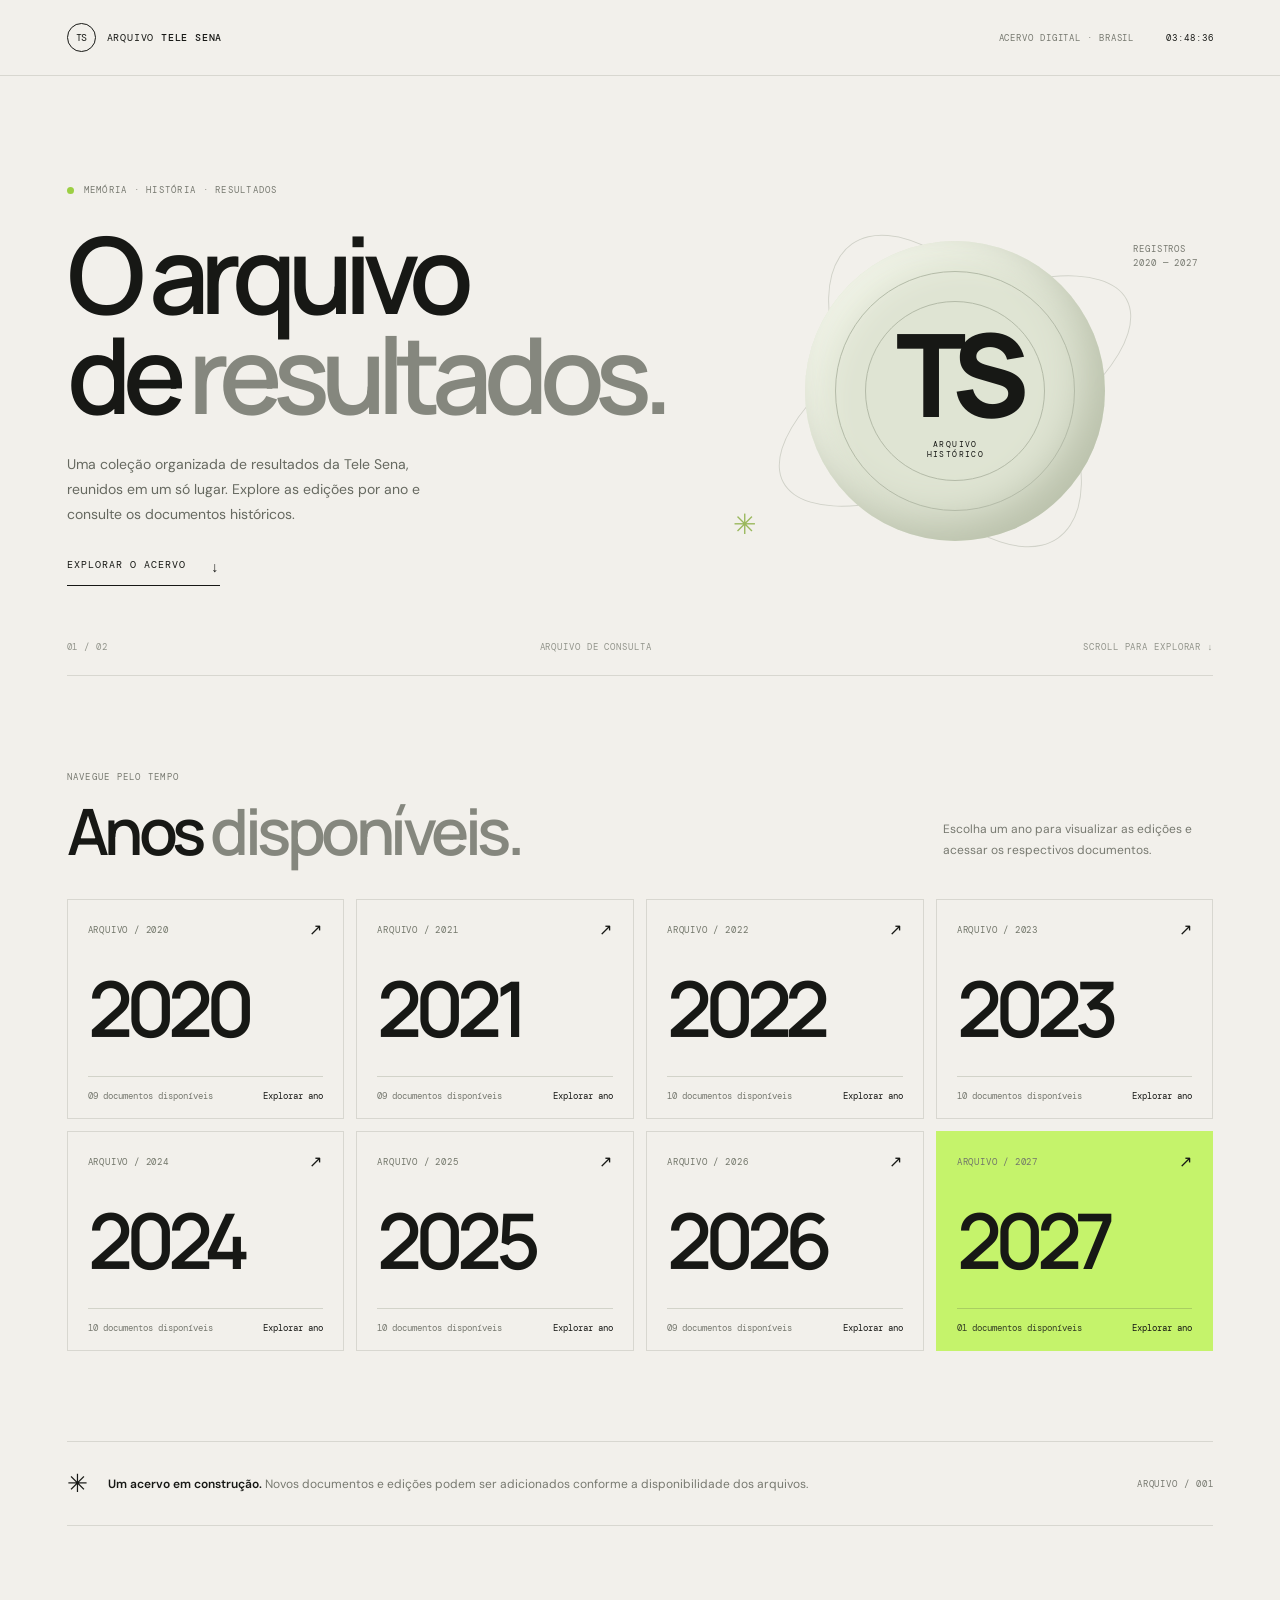
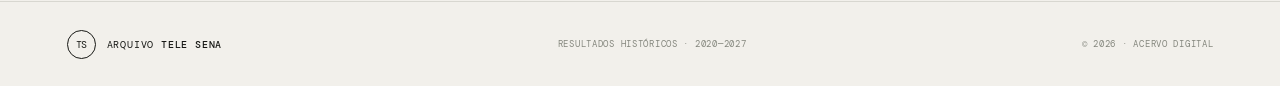
<file: index.html>
<!DOCTYPE html>
<html lang="pt-BR"><head><meta charset="UTF-8"><meta name="viewport" content="width=device-width, initial-scale=1.0"><meta name="theme-color" content="#f2f0eb"><meta name="description" content="Arquivo digital de resultados históricos da Tele Sena, de 2020 a 2027."><title>Arquivo Tele Sena — Resultados históricos</title><link rel="preconnect" href="https://fonts.googleapis.com"><link rel="preconnect" href="https://fonts.gstatic.com" crossorigin><link href="https://fonts.googleapis.com/css2?family=DM+Mono:wght@400;500&family=DM+Sans:wght@400;500;600;700&family=Manrope:wght@400;500;600;700;800&display=swap" rel="stylesheet"><link rel="stylesheet" href="styles.css"><script src="app.js" defer></script></head>
<body data-page="home"><div class="topline"><a class="brand" href="index.html"><span class="brand-mark">TS</span><span>ARQUIVO <b>TELE SENA</b></span></a><div class="top-meta"><span>ACERVO DIGITAL · BRASIL</span><span class="live-clock" data-clock>--:--:--</span></div><button class="menu-button" aria-label="Abrir menu" aria-expanded="false"><span></span><span></span></button></div>
<main class="page-shell home-shell"><section class="hero"><div class="hero-copy"><p class="eyebrow"><span class="eyebrow-dot"></span> MEMÓRIA · HISTÓRIA · RESULTADOS</p><h1>O arquivo<br>de <em>resultados.</em></h1><p class="hero-description">Uma coleção organizada de resultados da Tele Sena, reunidos em um só lugar. Explore as edições por ano e consulte os documentos históricos.</p><a class="text-link" href="#anos">EXPLORAR O ACERVO <span>↓</span></a></div><div class="hero-art" aria-hidden="true"><div class="orbit orbit-one"></div><div class="orbit orbit-two"></div><div class="hero-disc"><span>TS</span><small>ARQUIVO<br>HISTÓRICO</small></div><span class="art-caption">REGISTROS<br>2020 — 2027</span><span class="art-cross">✳</span></div><div class="hero-index"><span>01 / 02</span><span>ARQUIVO DE CONSULTA</span><span>SCROLL PARA EXPLORAR ↓</span></div></section>
<section class="archive-section" id="anos"><div class="section-heading"><div><p class="eyebrow">NAVEGUE PELO TEMPO</p><h2>Anos <em>disponíveis.</em></h2></div><p>Escolha um ano para visualizar as edições e acessar os respectivos documentos.</p></div><div class="year-grid"><a class="year-card " href="2020.html">
      <span class="year-card-top"><span>ARQUIVO / 2020</span><span class="year-arrow">↗</span></span>
      <span class="year-number">2020</span><span class="year-card-bottom"><span>09 documentos disponíveis</span><span class="year-link">Explorar ano</span></span>
    </a><a class="year-card " href="2021.html">
      <span class="year-card-top"><span>ARQUIVO / 2021</span><span class="year-arrow">↗</span></span>
      <span class="year-number">2021</span><span class="year-card-bottom"><span>09 documentos disponíveis</span><span class="year-link">Explorar ano</span></span>
    </a><a class="year-card " href="2022.html">
      <span class="year-card-top"><span>ARQUIVO / 2022</span><span class="year-arrow">↗</span></span>
      <span class="year-number">2022</span><span class="year-card-bottom"><span>10 documentos disponíveis</span><span class="year-link">Explorar ano</span></span>
    </a><a class="year-card " href="2023.html">
      <span class="year-card-top"><span>ARQUIVO / 2023</span><span class="year-arrow">↗</span></span>
      <span class="year-number">2023</span><span class="year-card-bottom"><span>10 documentos disponíveis</span><span class="year-link">Explorar ano</span></span>
    </a><a class="year-card " href="2024.html">
      <span class="year-card-top"><span>ARQUIVO / 2024</span><span class="year-arrow">↗</span></span>
      <span class="year-number">2024</span><span class="year-card-bottom"><span>10 documentos disponíveis</span><span class="year-link">Explorar ano</span></span>
    </a><a class="year-card " href="2025.html">
      <span class="year-card-top"><span>ARQUIVO / 2025</span><span class="year-arrow">↗</span></span>
      <span class="year-number">2025</span><span class="year-card-bottom"><span>10 documentos disponíveis</span><span class="year-link">Explorar ano</span></span>
    </a><a class="year-card " href="2026.html">
      <span class="year-card-top"><span>ARQUIVO / 2026</span><span class="year-arrow">↗</span></span>
      <span class="year-number">2026</span><span class="year-card-bottom"><span>09 documentos disponíveis</span><span class="year-link">Explorar ano</span></span>
    </a><a class="year-card featured" href="2027.html">
      <span class="year-card-top"><span>ARQUIVO / 2027</span><span class="year-arrow">↗</span></span>
      <span class="year-number">2027</span><span class="year-card-bottom"><span>01 documentos disponíveis</span><span class="year-link">Explorar ano</span></span>
    </a></div></section>
<section class="note-strip"><span class="note-mark">✳</span><p><b>Um acervo em construção.</b> Novos documentos e edições podem ser adicionados conforme a disponibilidade dos arquivos.</p><span class="note-index">ARQUIVO / 001</span></section></main>
<footer class="site-footer"><a class="brand" href="index.html"><span class="brand-mark">TS</span><span>ARQUIVO <b>TELE SENA</b></span></a><span>RESULTADOS HISTÓRICOS · 2020—2027</span><span>© 2026 · ACERVO DIGITAL</span></footer></body></html>
</file>
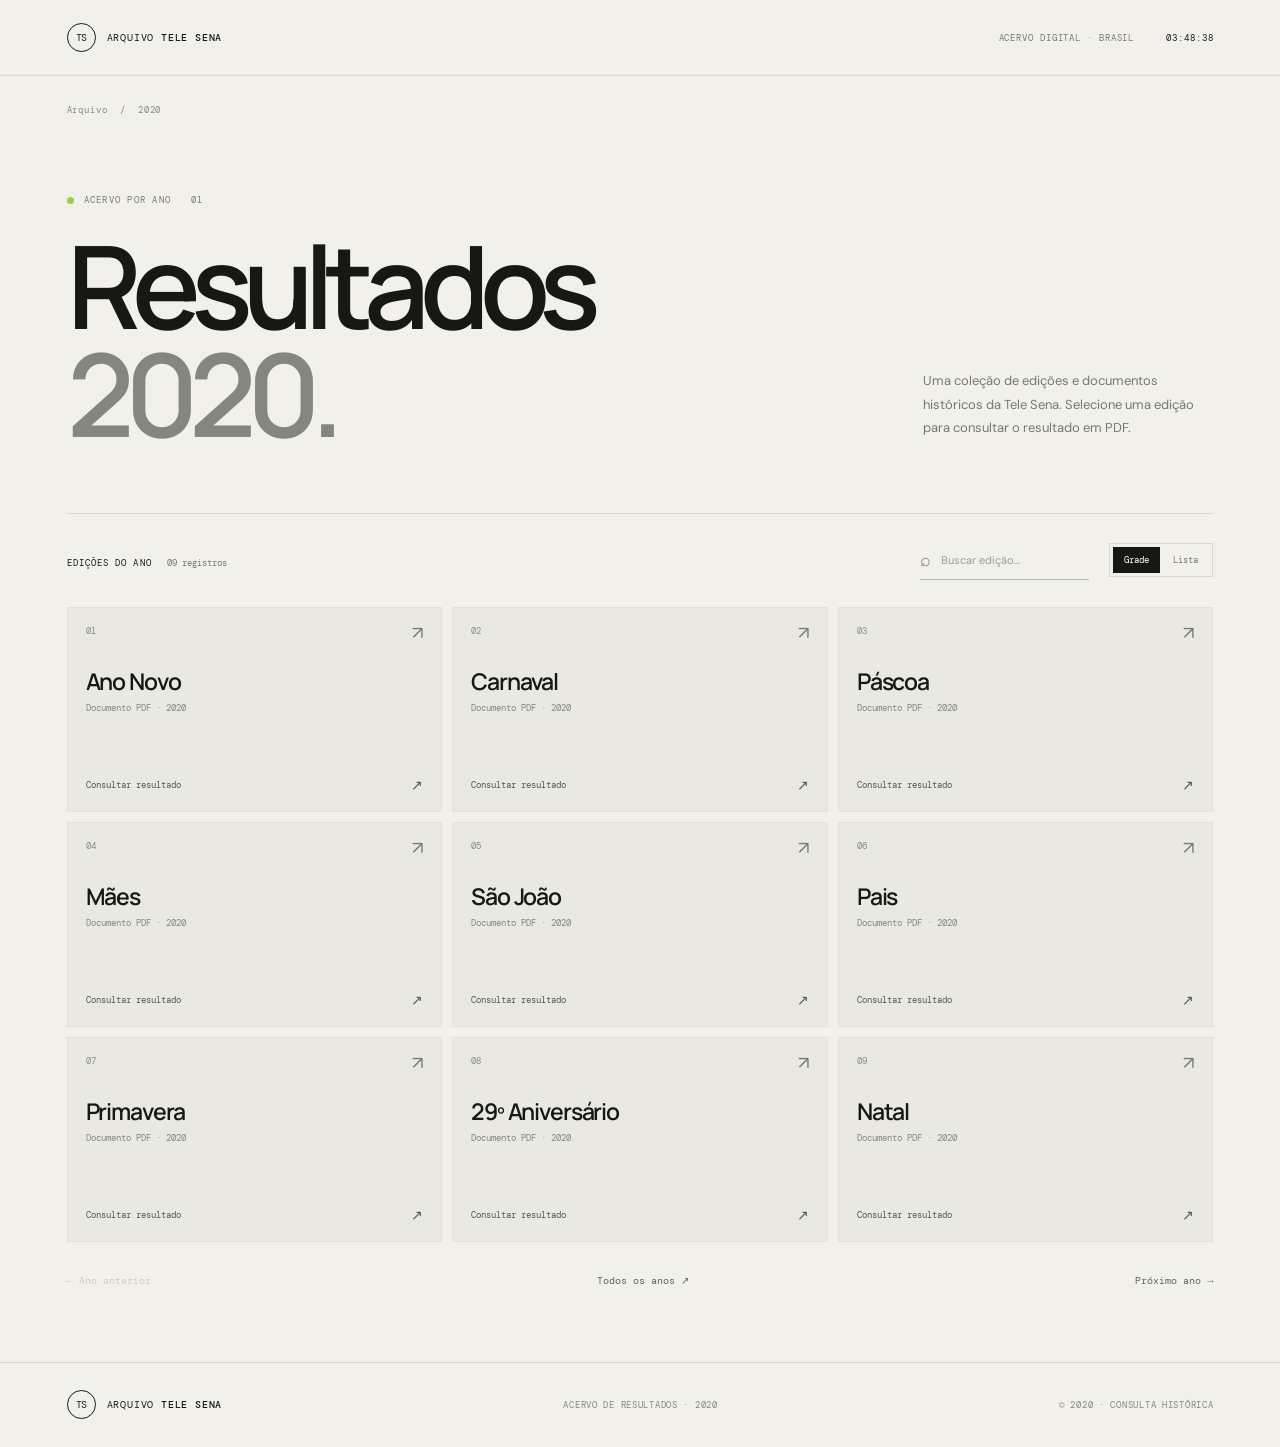
<file: 2020.html>
<!DOCTYPE html>
<html lang="pt-BR">
<head>
  <meta charset="UTF-8"><meta name="viewport" content="width=device-width, initial-scale=1.0">
  <meta name="theme-color" content="#f2f0eb"><meta name="description" content="Consulte os resultados históricos da Tele Sena de 2020 por edição.">
  <title>Resultados 2020 — Arquivo Tele Sena</title><link rel="preconnect" href="https://fonts.googleapis.com"><link rel="preconnect" href="https://fonts.gstatic.com" crossorigin>
  <link href="https://fonts.googleapis.com/css2?family=DM+Mono:wght@400;500&family=DM+Sans:wght@400;500;600;700&family=Manrope:wght@400;500;600;700;800&display=swap" rel="stylesheet">
  <link rel="stylesheet" href="styles.css"><script src="app.js" defer></script>
</head>
<body data-page="year">
  <div class="topline"><a class="brand" href="index.html"><span class="brand-mark">TS</span><span>ARQUIVO <b>TELE SENA</b></span></a><div class="top-meta"><span>ACERVO DIGITAL · BRASIL</span><span class="live-clock" data-clock>--:--:--</span></div><button class="menu-button" aria-label="Abrir menu" aria-expanded="false"><span></span><span></span></button></div>
  <main class="page-shell">
    <div class="breadcrumbs"><a href="index.html">Arquivo</a><span>/</span><span>2020</span></div>
    <section class="page-heading"><div><p class="eyebrow"><span class="eyebrow-dot"></span> ACERVO POR ANO <span class="eyebrow-line"></span> 01</p><h1>Resultados<br><em>2020.</em></h1></div><p class="intro">Uma coleção de edições e documentos históricos da Tele Sena. Selecione uma edição para consultar o resultado em PDF.</p></section>
    <div class="section-bar"><div><span class="section-kicker">EDIÇÕES DO ANO</span><span class="result-count">09 registros</span></div><div class="toolbar"><label class="search-box"><span>⌕</span><input type="search" placeholder="Buscar edição..." aria-label="Buscar edição"></label><div class="view-switch" role="group" aria-label="Modo de visualização"><button class="view-btn active" data-view="grid" aria-pressed="true">Grade</button><button class="view-btn" data-view="list" aria-pressed="false">Lista</button></div></div></div>
    <section class="work-grid" data-work-grid aria-label="Edições de 2020"><a class="work-card" href="2020/ano-novo.pdf" target="_blank" rel="noopener" data-name="ano novo">
                <span class="card-index">01</span><span class="card-symbol" aria-hidden="true">↗</span>
                <span class="card-title">Ano Novo</span><span class="card-meta">Documento PDF · 2020</span>
                <span class="card-action">Consultar resultado <span>↗</span></span>
            </a><a class="work-card" href="2020/carnaval.pdf" target="_blank" rel="noopener" data-name="carnaval">
                <span class="card-index">02</span><span class="card-symbol" aria-hidden="true">↗</span>
                <span class="card-title">Carnaval</span><span class="card-meta">Documento PDF · 2020</span>
                <span class="card-action">Consultar resultado <span>↗</span></span>
            </a><a class="work-card" href="2020/pascoa.pdf" target="_blank" rel="noopener" data-name="páscoa">
                <span class="card-index">03</span><span class="card-symbol" aria-hidden="true">↗</span>
                <span class="card-title">Páscoa</span><span class="card-meta">Documento PDF · 2020</span>
                <span class="card-action">Consultar resultado <span>↗</span></span>
            </a><a class="work-card" href="2020/maes.pdf" target="_blank" rel="noopener" data-name="mães">
                <span class="card-index">04</span><span class="card-symbol" aria-hidden="true">↗</span>
                <span class="card-title">Mães</span><span class="card-meta">Documento PDF · 2020</span>
                <span class="card-action">Consultar resultado <span>↗</span></span>
            </a><a class="work-card" href="2020/sao-joao.pdf" target="_blank" rel="noopener" data-name="são joão">
                <span class="card-index">05</span><span class="card-symbol" aria-hidden="true">↗</span>
                <span class="card-title">São João</span><span class="card-meta">Documento PDF · 2020</span>
                <span class="card-action">Consultar resultado <span>↗</span></span>
            </a><a class="work-card" href="2020/pais.pdf" target="_blank" rel="noopener" data-name="pais">
                <span class="card-index">06</span><span class="card-symbol" aria-hidden="true">↗</span>
                <span class="card-title">Pais</span><span class="card-meta">Documento PDF · 2020</span>
                <span class="card-action">Consultar resultado <span>↗</span></span>
            </a><a class="work-card" href="2020/primavera.pdf" target="_blank" rel="noopener" data-name="primavera">
                <span class="card-index">07</span><span class="card-symbol" aria-hidden="true">↗</span>
                <span class="card-title">Primavera</span><span class="card-meta">Documento PDF · 2020</span>
                <span class="card-action">Consultar resultado <span>↗</span></span>
            </a><a class="work-card" href="2020/aniversario.pdf" target="_blank" rel="noopener" data-name="29º aniversário">
                <span class="card-index">08</span><span class="card-symbol" aria-hidden="true">↗</span>
                <span class="card-title">29º Aniversário</span><span class="card-meta">Documento PDF · 2020</span>
                <span class="card-action">Consultar resultado <span>↗</span></span>
            </a><a class="work-card" href="2020/natal.pdf" target="_blank" rel="noopener" data-name="natal">
                <span class="card-index">09</span><span class="card-symbol" aria-hidden="true">↗</span>
                <span class="card-title">Natal</span><span class="card-meta">Documento PDF · 2020</span>
                <span class="card-action">Consultar resultado <span>↗</span></span>
            </a></section>
    <p class="empty-state" hidden>Nenhuma edição encontrada para sua busca.</p>
    <nav class="year-navigation" aria-label="Navegação entre anos"><a href="2019.html" aria-disabled="true" tabindex="-1">← Ano anterior</a><a href="index.html">Todos os anos <span>↗</span></a><a href="2021.html" >Próximo ano →</a></nav>
  </main>
  <footer class="site-footer"><a class="brand" href="index.html"><span class="brand-mark">TS</span><span>ARQUIVO <b>TELE SENA</b></span></a><span>ACERVO DE RESULTADOS · 2020</span><span>© 2020 · CONSULTA HISTÓRICA</span></footer>
</body></html>
</file>
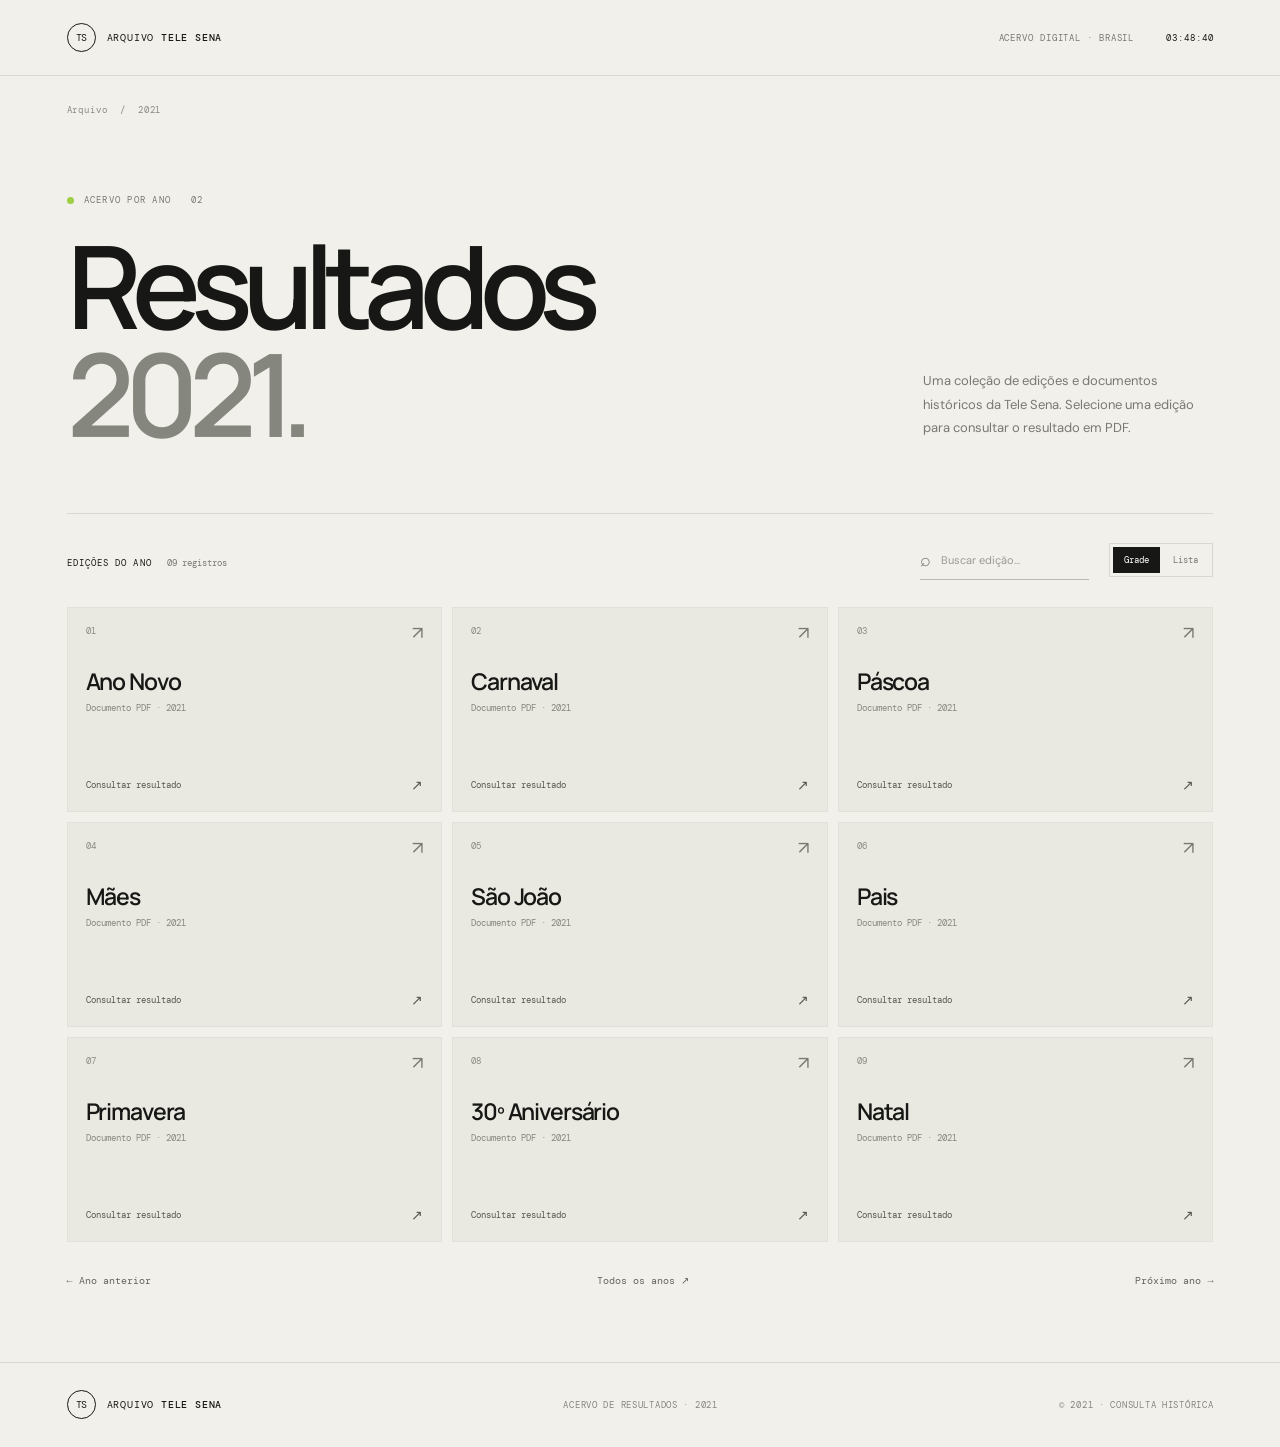
<file: 2021.html>
<!DOCTYPE html>
<html lang="pt-BR">
<head>
  <meta charset="UTF-8"><meta name="viewport" content="width=device-width, initial-scale=1.0">
  <meta name="theme-color" content="#f2f0eb"><meta name="description" content="Consulte os resultados históricos da Tele Sena de 2021 por edição.">
  <title>Resultados 2021 — Arquivo Tele Sena</title><link rel="preconnect" href="https://fonts.googleapis.com"><link rel="preconnect" href="https://fonts.gstatic.com" crossorigin>
  <link href="https://fonts.googleapis.com/css2?family=DM+Mono:wght@400;500&family=DM+Sans:wght@400;500;600;700&family=Manrope:wght@400;500;600;700;800&display=swap" rel="stylesheet">
  <link rel="stylesheet" href="styles.css"><script src="app.js" defer></script>
</head>
<body data-page="year">
  <div class="topline"><a class="brand" href="index.html"><span class="brand-mark">TS</span><span>ARQUIVO <b>TELE SENA</b></span></a><div class="top-meta"><span>ACERVO DIGITAL · BRASIL</span><span class="live-clock" data-clock>--:--:--</span></div><button class="menu-button" aria-label="Abrir menu" aria-expanded="false"><span></span><span></span></button></div>
  <main class="page-shell">
    <div class="breadcrumbs"><a href="index.html">Arquivo</a><span>/</span><span>2021</span></div>
    <section class="page-heading"><div><p class="eyebrow"><span class="eyebrow-dot"></span> ACERVO POR ANO <span class="eyebrow-line"></span> 02</p><h1>Resultados<br><em>2021.</em></h1></div><p class="intro">Uma coleção de edições e documentos históricos da Tele Sena. Selecione uma edição para consultar o resultado em PDF.</p></section>
    <div class="section-bar"><div><span class="section-kicker">EDIÇÕES DO ANO</span><span class="result-count">09 registros</span></div><div class="toolbar"><label class="search-box"><span>⌕</span><input type="search" placeholder="Buscar edição..." aria-label="Buscar edição"></label><div class="view-switch" role="group" aria-label="Modo de visualização"><button class="view-btn active" data-view="grid" aria-pressed="true">Grade</button><button class="view-btn" data-view="list" aria-pressed="false">Lista</button></div></div></div>
    <section class="work-grid" data-work-grid aria-label="Edições de 2021"><a class="work-card" href="2021/ano-novo.pdf" target="_blank" rel="noopener" data-name="ano novo">
                <span class="card-index">01</span><span class="card-symbol" aria-hidden="true">↗</span>
                <span class="card-title">Ano Novo</span><span class="card-meta">Documento PDF · 2021</span>
                <span class="card-action">Consultar resultado <span>↗</span></span>
            </a><a class="work-card" href="2021/carnaval.pdf" target="_blank" rel="noopener" data-name="carnaval">
                <span class="card-index">02</span><span class="card-symbol" aria-hidden="true">↗</span>
                <span class="card-title">Carnaval</span><span class="card-meta">Documento PDF · 2021</span>
                <span class="card-action">Consultar resultado <span>↗</span></span>
            </a><a class="work-card" href="2021/pascoa.pdf" target="_blank" rel="noopener" data-name="páscoa">
                <span class="card-index">03</span><span class="card-symbol" aria-hidden="true">↗</span>
                <span class="card-title">Páscoa</span><span class="card-meta">Documento PDF · 2021</span>
                <span class="card-action">Consultar resultado <span>↗</span></span>
            </a><a class="work-card" href="2021/maes.pdf" target="_blank" rel="noopener" data-name="mães">
                <span class="card-index">04</span><span class="card-symbol" aria-hidden="true">↗</span>
                <span class="card-title">Mães</span><span class="card-meta">Documento PDF · 2021</span>
                <span class="card-action">Consultar resultado <span>↗</span></span>
            </a><a class="work-card" href="2021/sao-joao.pdf" target="_blank" rel="noopener" data-name="são joão">
                <span class="card-index">05</span><span class="card-symbol" aria-hidden="true">↗</span>
                <span class="card-title">São João</span><span class="card-meta">Documento PDF · 2021</span>
                <span class="card-action">Consultar resultado <span>↗</span></span>
            </a><a class="work-card" href="2021/pais.pdf" target="_blank" rel="noopener" data-name="pais">
                <span class="card-index">06</span><span class="card-symbol" aria-hidden="true">↗</span>
                <span class="card-title">Pais</span><span class="card-meta">Documento PDF · 2021</span>
                <span class="card-action">Consultar resultado <span>↗</span></span>
            </a><a class="work-card" href="2021/primavera.pdf" target="_blank" rel="noopener" data-name="primavera">
                <span class="card-index">07</span><span class="card-symbol" aria-hidden="true">↗</span>
                <span class="card-title">Primavera</span><span class="card-meta">Documento PDF · 2021</span>
                <span class="card-action">Consultar resultado <span>↗</span></span>
            </a><a class="work-card" href="2021/aniversario.pdf" target="_blank" rel="noopener" data-name="30º aniversário">
                <span class="card-index">08</span><span class="card-symbol" aria-hidden="true">↗</span>
                <span class="card-title">30º Aniversário</span><span class="card-meta">Documento PDF · 2021</span>
                <span class="card-action">Consultar resultado <span>↗</span></span>
            </a><a class="work-card" href="2021/natal.pdf" target="_blank" rel="noopener" data-name="natal">
                <span class="card-index">09</span><span class="card-symbol" aria-hidden="true">↗</span>
                <span class="card-title">Natal</span><span class="card-meta">Documento PDF · 2021</span>
                <span class="card-action">Consultar resultado <span>↗</span></span>
            </a></section>
    <p class="empty-state" hidden>Nenhuma edição encontrada para sua busca.</p>
    <nav class="year-navigation" aria-label="Navegação entre anos"><a href="2020.html" >← Ano anterior</a><a href="index.html">Todos os anos <span>↗</span></a><a href="2022.html" >Próximo ano →</a></nav>
  </main>
  <footer class="site-footer"><a class="brand" href="index.html"><span class="brand-mark">TS</span><span>ARQUIVO <b>TELE SENA</b></span></a><span>ACERVO DE RESULTADOS · 2021</span><span>© 2021 · CONSULTA HISTÓRICA</span></footer>
</body></html>
</file>
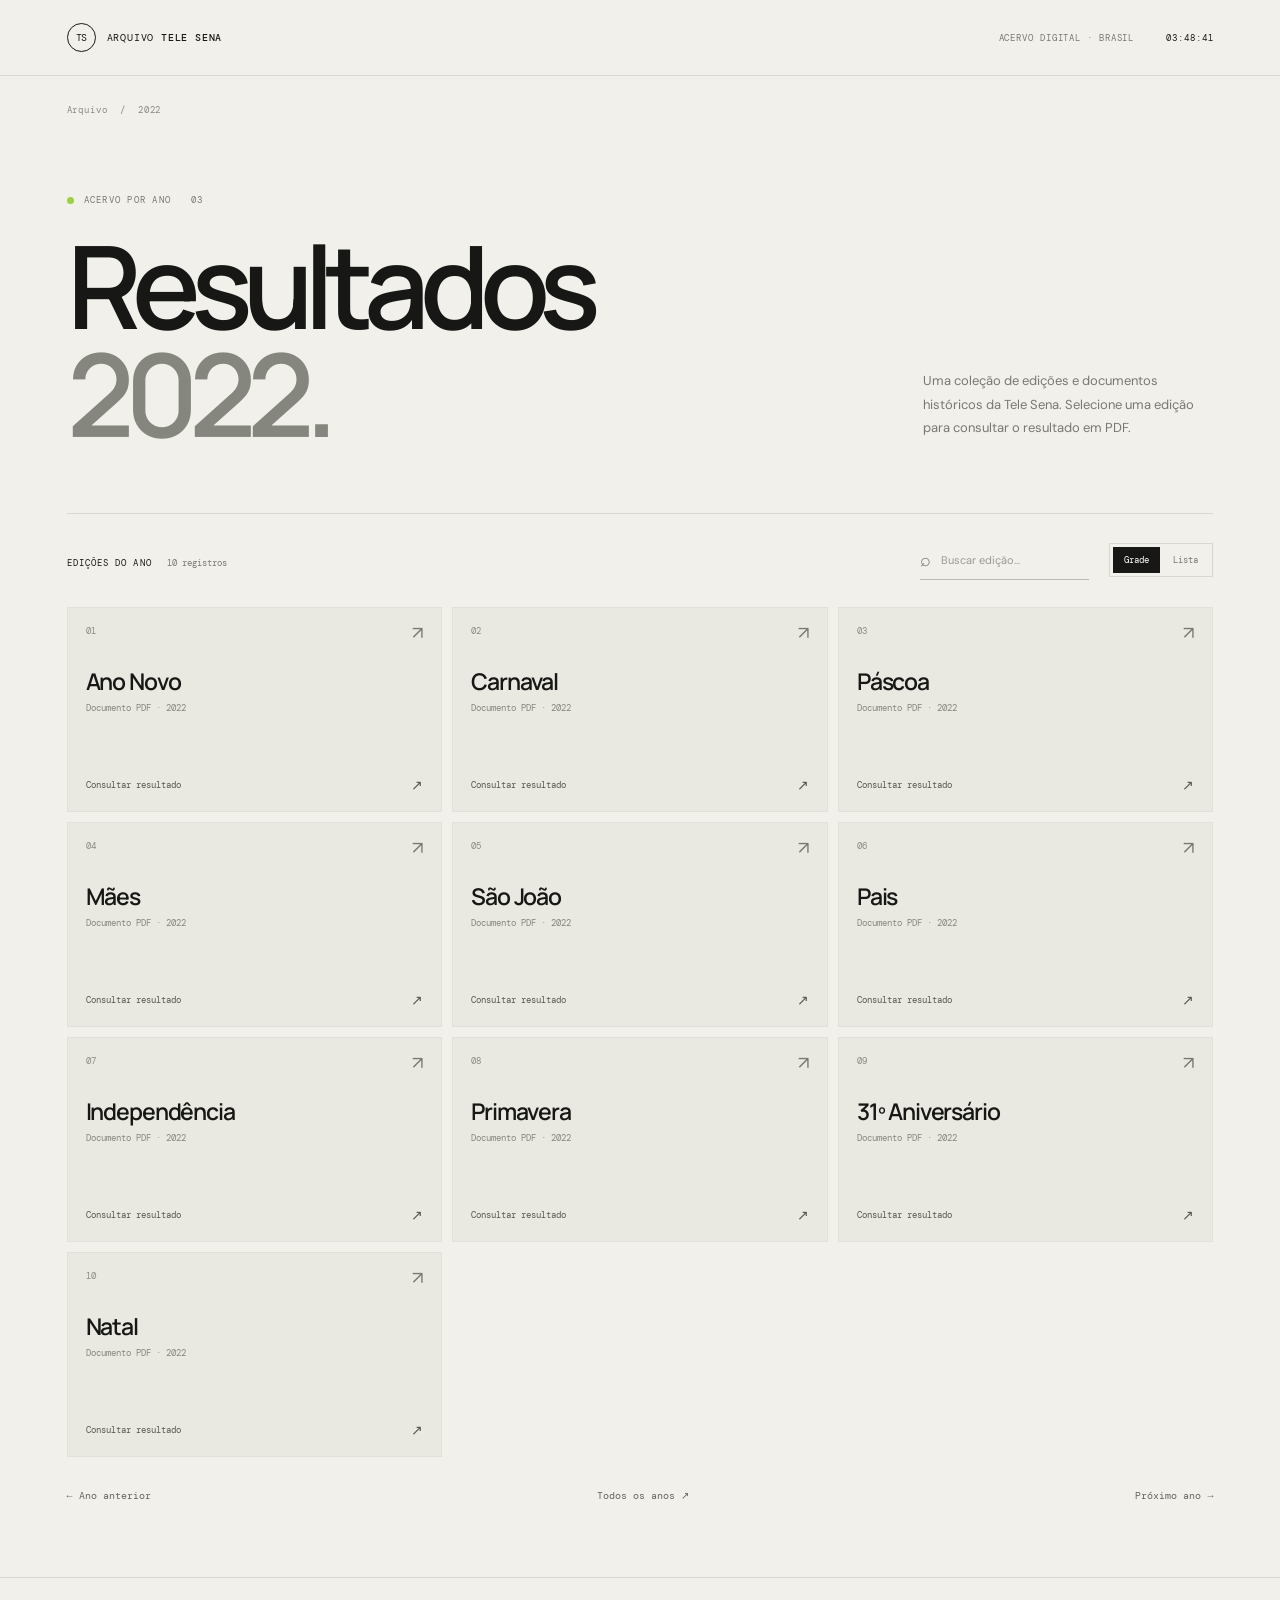
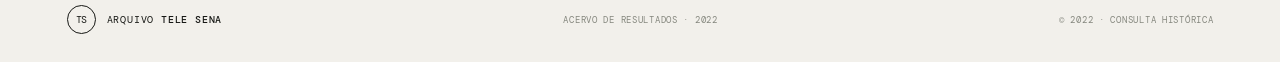
<file: 2022.html>
<!DOCTYPE html>
<html lang="pt-BR">
<head>
  <meta charset="UTF-8"><meta name="viewport" content="width=device-width, initial-scale=1.0">
  <meta name="theme-color" content="#f2f0eb"><meta name="description" content="Consulte os resultados históricos da Tele Sena de 2022 por edição.">
  <title>Resultados 2022 — Arquivo Tele Sena</title><link rel="preconnect" href="https://fonts.googleapis.com"><link rel="preconnect" href="https://fonts.gstatic.com" crossorigin>
  <link href="https://fonts.googleapis.com/css2?family=DM+Mono:wght@400;500&family=DM+Sans:wght@400;500;600;700&family=Manrope:wght@400;500;600;700;800&display=swap" rel="stylesheet">
  <link rel="stylesheet" href="styles.css"><script src="app.js" defer></script>
</head>
<body data-page="year">
  <div class="topline"><a class="brand" href="index.html"><span class="brand-mark">TS</span><span>ARQUIVO <b>TELE SENA</b></span></a><div class="top-meta"><span>ACERVO DIGITAL · BRASIL</span><span class="live-clock" data-clock>--:--:--</span></div><button class="menu-button" aria-label="Abrir menu" aria-expanded="false"><span></span><span></span></button></div>
  <main class="page-shell">
    <div class="breadcrumbs"><a href="index.html">Arquivo</a><span>/</span><span>2022</span></div>
    <section class="page-heading"><div><p class="eyebrow"><span class="eyebrow-dot"></span> ACERVO POR ANO <span class="eyebrow-line"></span> 03</p><h1>Resultados<br><em>2022.</em></h1></div><p class="intro">Uma coleção de edições e documentos históricos da Tele Sena. Selecione uma edição para consultar o resultado em PDF.</p></section>
    <div class="section-bar"><div><span class="section-kicker">EDIÇÕES DO ANO</span><span class="result-count">10 registros</span></div><div class="toolbar"><label class="search-box"><span>⌕</span><input type="search" placeholder="Buscar edição..." aria-label="Buscar edição"></label><div class="view-switch" role="group" aria-label="Modo de visualização"><button class="view-btn active" data-view="grid" aria-pressed="true">Grade</button><button class="view-btn" data-view="list" aria-pressed="false">Lista</button></div></div></div>
    <section class="work-grid" data-work-grid aria-label="Edições de 2022"><a class="work-card" href="2022/ano-novo.pdf" target="_blank" rel="noopener" data-name="ano novo">
                <span class="card-index">01</span><span class="card-symbol" aria-hidden="true">↗</span>
                <span class="card-title">Ano Novo</span><span class="card-meta">Documento PDF · 2022</span>
                <span class="card-action">Consultar resultado <span>↗</span></span>
            </a><a class="work-card" href="2022/carnaval.pdf" target="_blank" rel="noopener" data-name="carnaval">
                <span class="card-index">02</span><span class="card-symbol" aria-hidden="true">↗</span>
                <span class="card-title">Carnaval</span><span class="card-meta">Documento PDF · 2022</span>
                <span class="card-action">Consultar resultado <span>↗</span></span>
            </a><a class="work-card" href="2022/pascoa.pdf" target="_blank" rel="noopener" data-name="páscoa">
                <span class="card-index">03</span><span class="card-symbol" aria-hidden="true">↗</span>
                <span class="card-title">Páscoa</span><span class="card-meta">Documento PDF · 2022</span>
                <span class="card-action">Consultar resultado <span>↗</span></span>
            </a><a class="work-card" href="2022/maes.pdf" target="_blank" rel="noopener" data-name="mães">
                <span class="card-index">04</span><span class="card-symbol" aria-hidden="true">↗</span>
                <span class="card-title">Mães</span><span class="card-meta">Documento PDF · 2022</span>
                <span class="card-action">Consultar resultado <span>↗</span></span>
            </a><a class="work-card" href="2022/sao-joao.pdf" target="_blank" rel="noopener" data-name="são joão">
                <span class="card-index">05</span><span class="card-symbol" aria-hidden="true">↗</span>
                <span class="card-title">São João</span><span class="card-meta">Documento PDF · 2022</span>
                <span class="card-action">Consultar resultado <span>↗</span></span>
            </a><a class="work-card" href="2022/pais.pdf" target="_blank" rel="noopener" data-name="pais">
                <span class="card-index">06</span><span class="card-symbol" aria-hidden="true">↗</span>
                <span class="card-title">Pais</span><span class="card-meta">Documento PDF · 2022</span>
                <span class="card-action">Consultar resultado <span>↗</span></span>
            </a><a class="work-card" href="2022/independencia.pdf" target="_blank" rel="noopener" data-name="independência">
                <span class="card-index">07</span><span class="card-symbol" aria-hidden="true">↗</span>
                <span class="card-title">Independência</span><span class="card-meta">Documento PDF · 2022</span>
                <span class="card-action">Consultar resultado <span>↗</span></span>
            </a><a class="work-card" href="2022/primavera.pdf" target="_blank" rel="noopener" data-name="primavera">
                <span class="card-index">08</span><span class="card-symbol" aria-hidden="true">↗</span>
                <span class="card-title">Primavera</span><span class="card-meta">Documento PDF · 2022</span>
                <span class="card-action">Consultar resultado <span>↗</span></span>
            </a><a class="work-card" href="2022/aniversario.pdf" target="_blank" rel="noopener" data-name="31º aniversário">
                <span class="card-index">09</span><span class="card-symbol" aria-hidden="true">↗</span>
                <span class="card-title">31º Aniversário</span><span class="card-meta">Documento PDF · 2022</span>
                <span class="card-action">Consultar resultado <span>↗</span></span>
            </a><a class="work-card" href="2022/natal.pdf" target="_blank" rel="noopener" data-name="natal">
                <span class="card-index">10</span><span class="card-symbol" aria-hidden="true">↗</span>
                <span class="card-title">Natal</span><span class="card-meta">Documento PDF · 2022</span>
                <span class="card-action">Consultar resultado <span>↗</span></span>
            </a></section>
    <p class="empty-state" hidden>Nenhuma edição encontrada para sua busca.</p>
    <nav class="year-navigation" aria-label="Navegação entre anos"><a href="2021.html" >← Ano anterior</a><a href="index.html">Todos os anos <span>↗</span></a><a href="2023.html" >Próximo ano →</a></nav>
  </main>
  <footer class="site-footer"><a class="brand" href="index.html"><span class="brand-mark">TS</span><span>ARQUIVO <b>TELE SENA</b></span></a><span>ACERVO DE RESULTADOS · 2022</span><span>© 2022 · CONSULTA HISTÓRICA</span></footer>
</body></html>
</file>
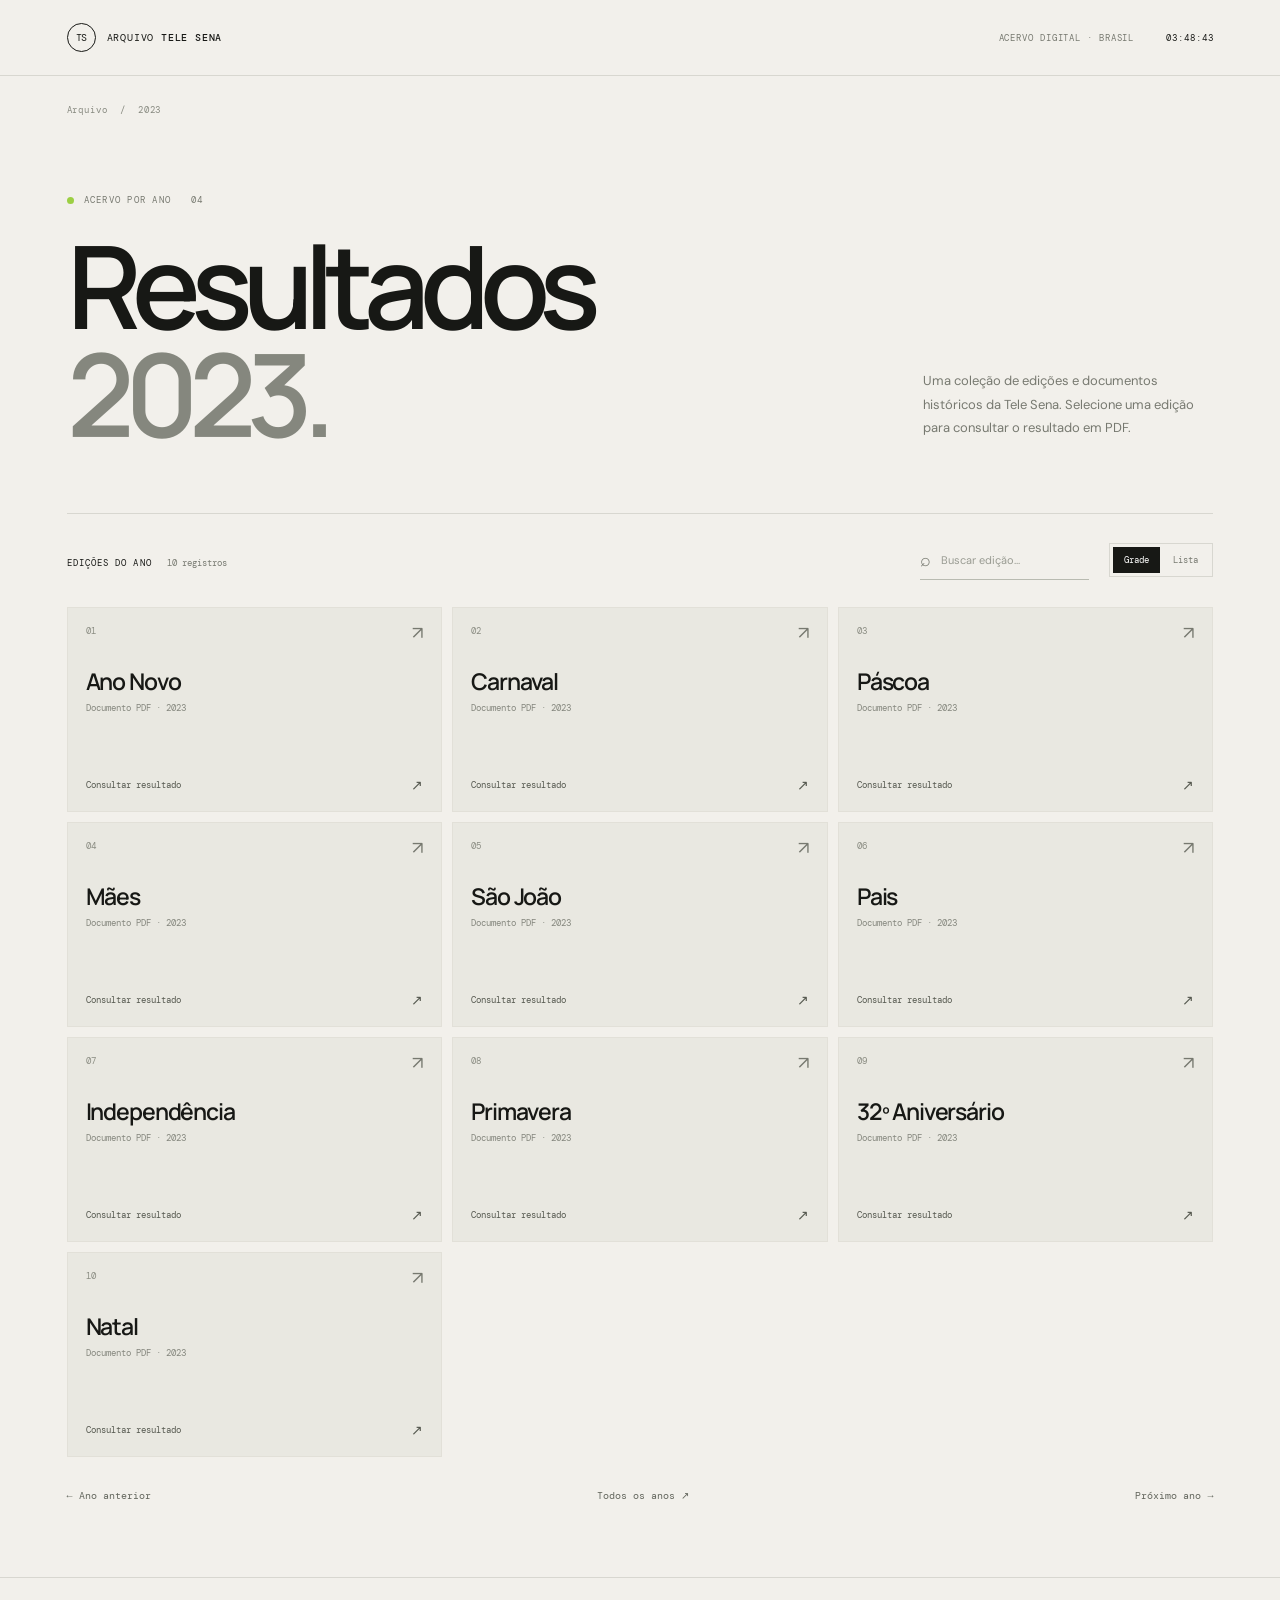
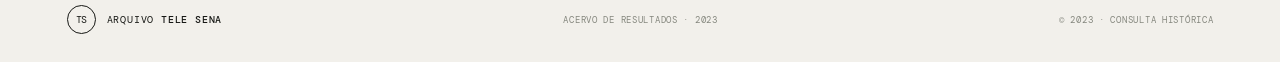
<file: 2023.html>
<!DOCTYPE html>
<html lang="pt-BR">
<head>
  <meta charset="UTF-8"><meta name="viewport" content="width=device-width, initial-scale=1.0">
  <meta name="theme-color" content="#f2f0eb"><meta name="description" content="Consulte os resultados históricos da Tele Sena de 2023 por edição.">
  <title>Resultados 2023 — Arquivo Tele Sena</title><link rel="preconnect" href="https://fonts.googleapis.com"><link rel="preconnect" href="https://fonts.gstatic.com" crossorigin>
  <link href="https://fonts.googleapis.com/css2?family=DM+Mono:wght@400;500&family=DM+Sans:wght@400;500;600;700&family=Manrope:wght@400;500;600;700;800&display=swap" rel="stylesheet">
  <link rel="stylesheet" href="styles.css"><script src="app.js" defer></script>
</head>
<body data-page="year">
  <div class="topline"><a class="brand" href="index.html"><span class="brand-mark">TS</span><span>ARQUIVO <b>TELE SENA</b></span></a><div class="top-meta"><span>ACERVO DIGITAL · BRASIL</span><span class="live-clock" data-clock>--:--:--</span></div><button class="menu-button" aria-label="Abrir menu" aria-expanded="false"><span></span><span></span></button></div>
  <main class="page-shell">
    <div class="breadcrumbs"><a href="index.html">Arquivo</a><span>/</span><span>2023</span></div>
    <section class="page-heading"><div><p class="eyebrow"><span class="eyebrow-dot"></span> ACERVO POR ANO <span class="eyebrow-line"></span> 04</p><h1>Resultados<br><em>2023.</em></h1></div><p class="intro">Uma coleção de edições e documentos históricos da Tele Sena. Selecione uma edição para consultar o resultado em PDF.</p></section>
    <div class="section-bar"><div><span class="section-kicker">EDIÇÕES DO ANO</span><span class="result-count">10 registros</span></div><div class="toolbar"><label class="search-box"><span>⌕</span><input type="search" placeholder="Buscar edição..." aria-label="Buscar edição"></label><div class="view-switch" role="group" aria-label="Modo de visualização"><button class="view-btn active" data-view="grid" aria-pressed="true">Grade</button><button class="view-btn" data-view="list" aria-pressed="false">Lista</button></div></div></div>
    <section class="work-grid" data-work-grid aria-label="Edições de 2023"><a class="work-card" href="2023/ano-novo.pdf" target="_blank" rel="noopener" data-name="ano novo">
                <span class="card-index">01</span><span class="card-symbol" aria-hidden="true">↗</span>
                <span class="card-title">Ano Novo</span><span class="card-meta">Documento PDF · 2023</span>
                <span class="card-action">Consultar resultado <span>↗</span></span>
            </a><a class="work-card" href="2023/carnaval.pdf" target="_blank" rel="noopener" data-name="carnaval">
                <span class="card-index">02</span><span class="card-symbol" aria-hidden="true">↗</span>
                <span class="card-title">Carnaval</span><span class="card-meta">Documento PDF · 2023</span>
                <span class="card-action">Consultar resultado <span>↗</span></span>
            </a><a class="work-card" href="2023/pascoa.pdf" target="_blank" rel="noopener" data-name="páscoa">
                <span class="card-index">03</span><span class="card-symbol" aria-hidden="true">↗</span>
                <span class="card-title">Páscoa</span><span class="card-meta">Documento PDF · 2023</span>
                <span class="card-action">Consultar resultado <span>↗</span></span>
            </a><a class="work-card" href="2023/maes.pdf" target="_blank" rel="noopener" data-name="mães">
                <span class="card-index">04</span><span class="card-symbol" aria-hidden="true">↗</span>
                <span class="card-title">Mães</span><span class="card-meta">Documento PDF · 2023</span>
                <span class="card-action">Consultar resultado <span>↗</span></span>
            </a><a class="work-card" href="2023/sao-joao.pdf" target="_blank" rel="noopener" data-name="são joão">
                <span class="card-index">05</span><span class="card-symbol" aria-hidden="true">↗</span>
                <span class="card-title">São João</span><span class="card-meta">Documento PDF · 2023</span>
                <span class="card-action">Consultar resultado <span>↗</span></span>
            </a><a class="work-card" href="2023/pais.pdf" target="_blank" rel="noopener" data-name="pais">
                <span class="card-index">06</span><span class="card-symbol" aria-hidden="true">↗</span>
                <span class="card-title">Pais</span><span class="card-meta">Documento PDF · 2023</span>
                <span class="card-action">Consultar resultado <span>↗</span></span>
            </a><a class="work-card" href="2023/independencia.pdf" target="_blank" rel="noopener" data-name="independência">
                <span class="card-index">07</span><span class="card-symbol" aria-hidden="true">↗</span>
                <span class="card-title">Independência</span><span class="card-meta">Documento PDF · 2023</span>
                <span class="card-action">Consultar resultado <span>↗</span></span>
            </a><a class="work-card" href="2023/primavera.pdf" target="_blank" rel="noopener" data-name="primavera">
                <span class="card-index">08</span><span class="card-symbol" aria-hidden="true">↗</span>
                <span class="card-title">Primavera</span><span class="card-meta">Documento PDF · 2023</span>
                <span class="card-action">Consultar resultado <span>↗</span></span>
            </a><a class="work-card" href="2023/aniversario.pdf" target="_blank" rel="noopener" data-name="32º aniversário">
                <span class="card-index">09</span><span class="card-symbol" aria-hidden="true">↗</span>
                <span class="card-title">32º Aniversário</span><span class="card-meta">Documento PDF · 2023</span>
                <span class="card-action">Consultar resultado <span>↗</span></span>
            </a><a class="work-card" href="2023/natal.pdf" target="_blank" rel="noopener" data-name="natal">
                <span class="card-index">10</span><span class="card-symbol" aria-hidden="true">↗</span>
                <span class="card-title">Natal</span><span class="card-meta">Documento PDF · 2023</span>
                <span class="card-action">Consultar resultado <span>↗</span></span>
            </a></section>
    <p class="empty-state" hidden>Nenhuma edição encontrada para sua busca.</p>
    <nav class="year-navigation" aria-label="Navegação entre anos"><a href="2022.html" >← Ano anterior</a><a href="index.html">Todos os anos <span>↗</span></a><a href="2024.html" >Próximo ano →</a></nav>
  </main>
  <footer class="site-footer"><a class="brand" href="index.html"><span class="brand-mark">TS</span><span>ARQUIVO <b>TELE SENA</b></span></a><span>ACERVO DE RESULTADOS · 2023</span><span>© 2023 · CONSULTA HISTÓRICA</span></footer>
</body></html>
</file>
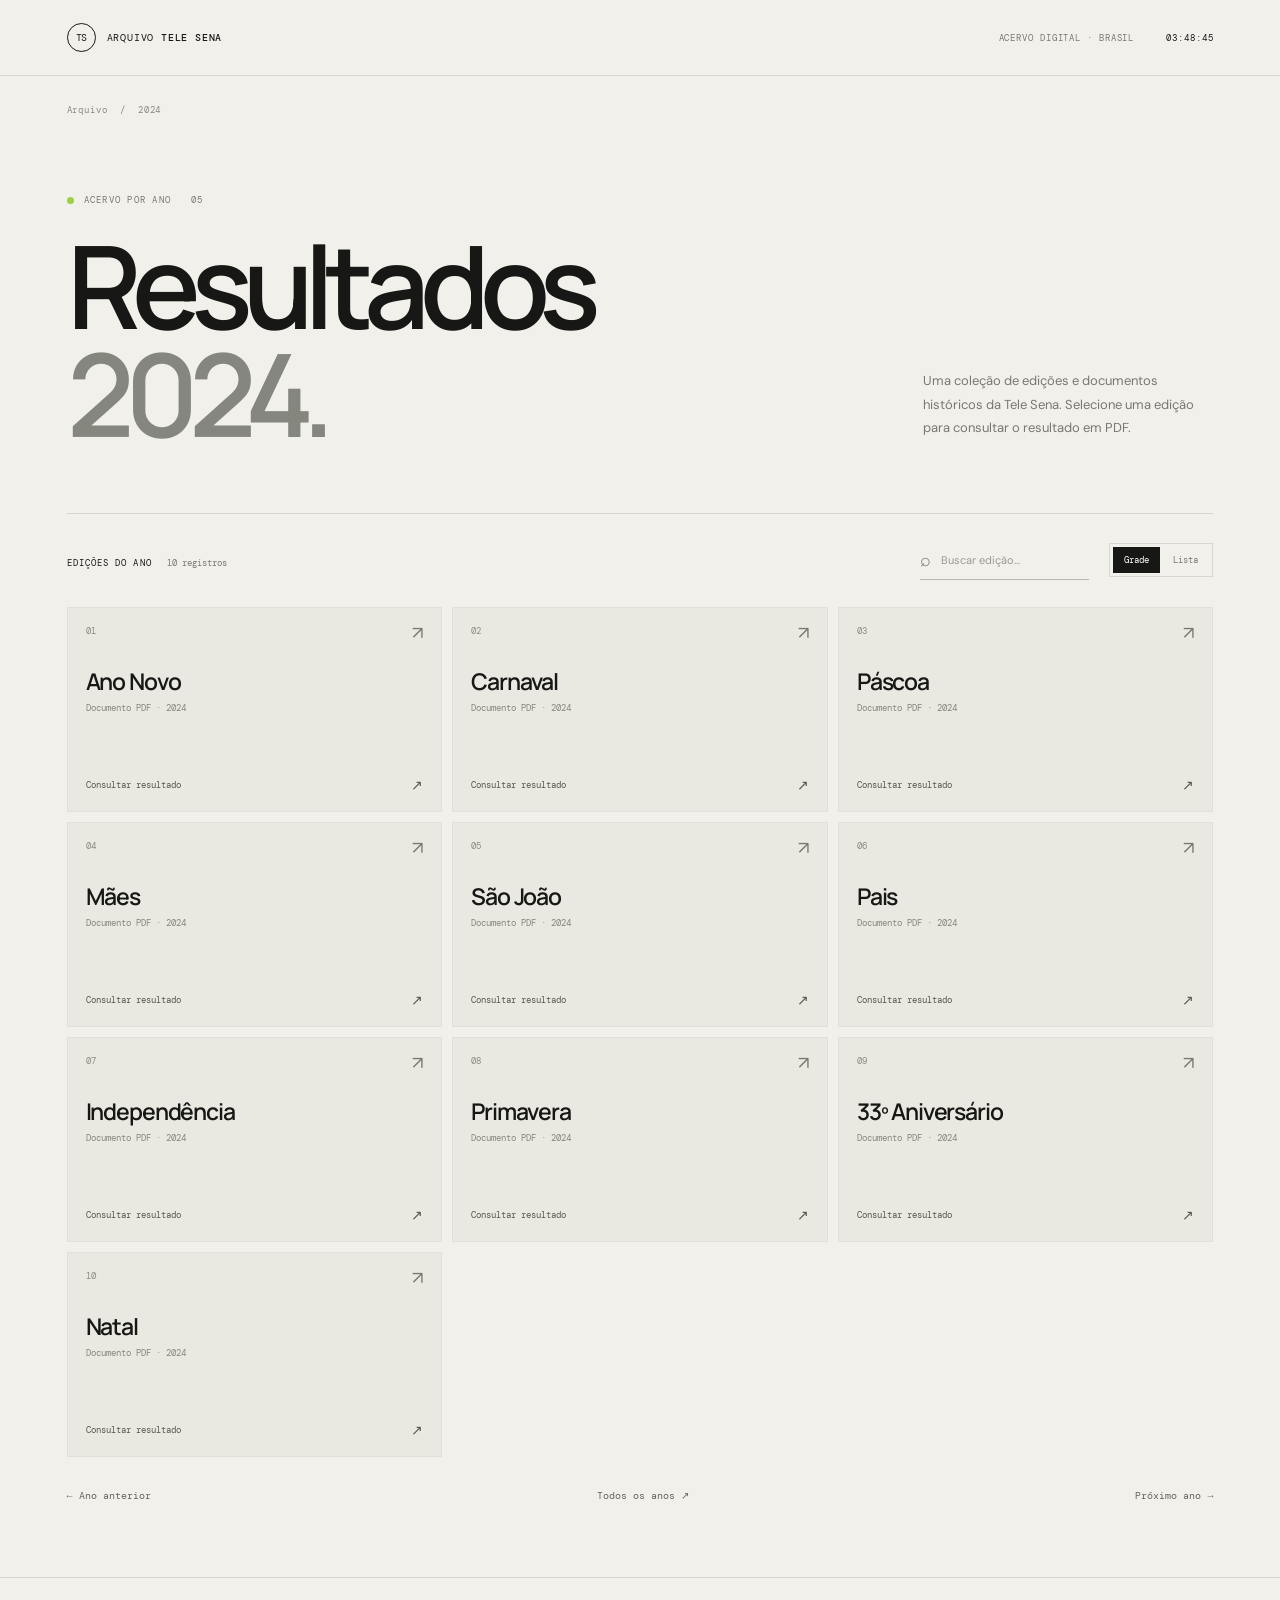
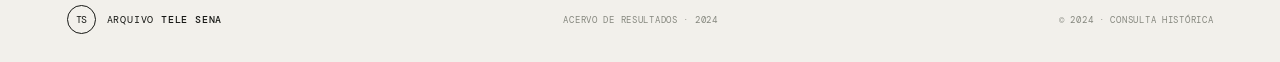
<file: 2024.html>
<!DOCTYPE html>
<html lang="pt-BR">
<head>
  <meta charset="UTF-8"><meta name="viewport" content="width=device-width, initial-scale=1.0">
  <meta name="theme-color" content="#f2f0eb"><meta name="description" content="Consulte os resultados históricos da Tele Sena de 2024 por edição.">
  <title>Resultados 2024 — Arquivo Tele Sena</title><link rel="preconnect" href="https://fonts.googleapis.com"><link rel="preconnect" href="https://fonts.gstatic.com" crossorigin>
  <link href="https://fonts.googleapis.com/css2?family=DM+Mono:wght@400;500&family=DM+Sans:wght@400;500;600;700&family=Manrope:wght@400;500;600;700;800&display=swap" rel="stylesheet">
  <link rel="stylesheet" href="styles.css"><script src="app.js" defer></script>
</head>
<body data-page="year">
  <div class="topline"><a class="brand" href="index.html"><span class="brand-mark">TS</span><span>ARQUIVO <b>TELE SENA</b></span></a><div class="top-meta"><span>ACERVO DIGITAL · BRASIL</span><span class="live-clock" data-clock>--:--:--</span></div><button class="menu-button" aria-label="Abrir menu" aria-expanded="false"><span></span><span></span></button></div>
  <main class="page-shell">
    <div class="breadcrumbs"><a href="index.html">Arquivo</a><span>/</span><span>2024</span></div>
    <section class="page-heading"><div><p class="eyebrow"><span class="eyebrow-dot"></span> ACERVO POR ANO <span class="eyebrow-line"></span> 05</p><h1>Resultados<br><em>2024.</em></h1></div><p class="intro">Uma coleção de edições e documentos históricos da Tele Sena. Selecione uma edição para consultar o resultado em PDF.</p></section>
    <div class="section-bar"><div><span class="section-kicker">EDIÇÕES DO ANO</span><span class="result-count">10 registros</span></div><div class="toolbar"><label class="search-box"><span>⌕</span><input type="search" placeholder="Buscar edição..." aria-label="Buscar edição"></label><div class="view-switch" role="group" aria-label="Modo de visualização"><button class="view-btn active" data-view="grid" aria-pressed="true">Grade</button><button class="view-btn" data-view="list" aria-pressed="false">Lista</button></div></div></div>
    <section class="work-grid" data-work-grid aria-label="Edições de 2024"><a class="work-card" href="2024/ano-novo.pdf" target="_blank" rel="noopener" data-name="ano novo">
                <span class="card-index">01</span><span class="card-symbol" aria-hidden="true">↗</span>
                <span class="card-title">Ano Novo</span><span class="card-meta">Documento PDF · 2024</span>
                <span class="card-action">Consultar resultado <span>↗</span></span>
            </a><a class="work-card" href="2024/carnaval.pdf" target="_blank" rel="noopener" data-name="carnaval">
                <span class="card-index">02</span><span class="card-symbol" aria-hidden="true">↗</span>
                <span class="card-title">Carnaval</span><span class="card-meta">Documento PDF · 2024</span>
                <span class="card-action">Consultar resultado <span>↗</span></span>
            </a><a class="work-card" href="2024/pascoa.pdf" target="_blank" rel="noopener" data-name="páscoa">
                <span class="card-index">03</span><span class="card-symbol" aria-hidden="true">↗</span>
                <span class="card-title">Páscoa</span><span class="card-meta">Documento PDF · 2024</span>
                <span class="card-action">Consultar resultado <span>↗</span></span>
            </a><a class="work-card" href="2024/maes.pdf" target="_blank" rel="noopener" data-name="mães">
                <span class="card-index">04</span><span class="card-symbol" aria-hidden="true">↗</span>
                <span class="card-title">Mães</span><span class="card-meta">Documento PDF · 2024</span>
                <span class="card-action">Consultar resultado <span>↗</span></span>
            </a><a class="work-card" href="2024/sao-joao.pdf" target="_blank" rel="noopener" data-name="são joão">
                <span class="card-index">05</span><span class="card-symbol" aria-hidden="true">↗</span>
                <span class="card-title">São João</span><span class="card-meta">Documento PDF · 2024</span>
                <span class="card-action">Consultar resultado <span>↗</span></span>
            </a><a class="work-card" href="2024/pais.pdf" target="_blank" rel="noopener" data-name="pais">
                <span class="card-index">06</span><span class="card-symbol" aria-hidden="true">↗</span>
                <span class="card-title">Pais</span><span class="card-meta">Documento PDF · 2024</span>
                <span class="card-action">Consultar resultado <span>↗</span></span>
            </a><a class="work-card" href="2024/independencia.pdf" target="_blank" rel="noopener" data-name="independência">
                <span class="card-index">07</span><span class="card-symbol" aria-hidden="true">↗</span>
                <span class="card-title">Independência</span><span class="card-meta">Documento PDF · 2024</span>
                <span class="card-action">Consultar resultado <span>↗</span></span>
            </a><a class="work-card" href="2024/primavera.pdf" target="_blank" rel="noopener" data-name="primavera">
                <span class="card-index">08</span><span class="card-symbol" aria-hidden="true">↗</span>
                <span class="card-title">Primavera</span><span class="card-meta">Documento PDF · 2024</span>
                <span class="card-action">Consultar resultado <span>↗</span></span>
            </a><a class="work-card" href="2024/aniversario.pdf" target="_blank" rel="noopener" data-name="33º aniversário">
                <span class="card-index">09</span><span class="card-symbol" aria-hidden="true">↗</span>
                <span class="card-title">33º Aniversário</span><span class="card-meta">Documento PDF · 2024</span>
                <span class="card-action">Consultar resultado <span>↗</span></span>
            </a><a class="work-card" href="2024/natal.pdf" target="_blank" rel="noopener" data-name="natal">
                <span class="card-index">10</span><span class="card-symbol" aria-hidden="true">↗</span>
                <span class="card-title">Natal</span><span class="card-meta">Documento PDF · 2024</span>
                <span class="card-action">Consultar resultado <span>↗</span></span>
            </a></section>
    <p class="empty-state" hidden>Nenhuma edição encontrada para sua busca.</p>
    <nav class="year-navigation" aria-label="Navegação entre anos"><a href="2023.html" >← Ano anterior</a><a href="index.html">Todos os anos <span>↗</span></a><a href="2025.html" >Próximo ano →</a></nav>
  </main>
  <footer class="site-footer"><a class="brand" href="index.html"><span class="brand-mark">TS</span><span>ARQUIVO <b>TELE SENA</b></span></a><span>ACERVO DE RESULTADOS · 2024</span><span>© 2024 · CONSULTA HISTÓRICA</span></footer>
</body></html>
</file>
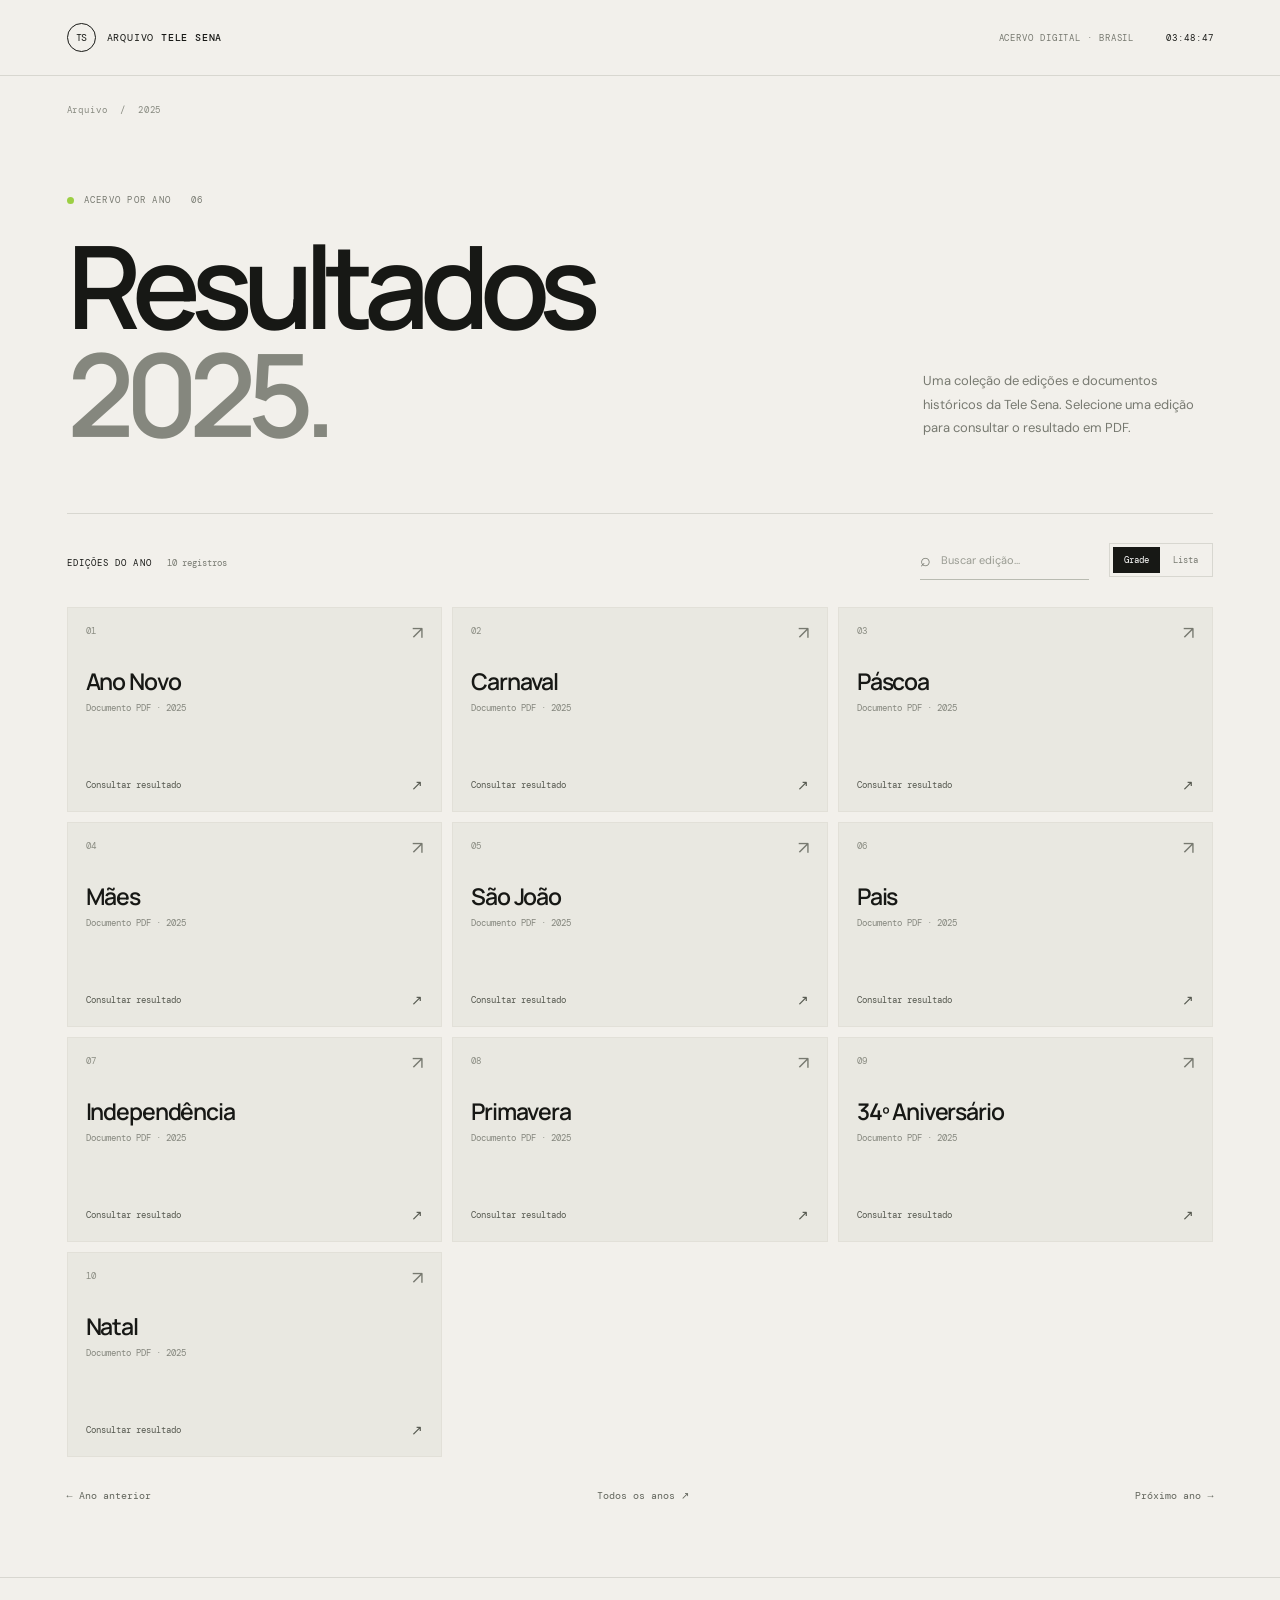
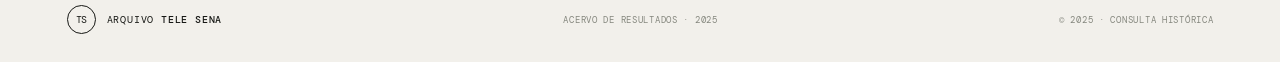
<file: 2025.html>
<!DOCTYPE html>
<html lang="pt-BR">
<head>
  <meta charset="UTF-8"><meta name="viewport" content="width=device-width, initial-scale=1.0">
  <meta name="theme-color" content="#f2f0eb"><meta name="description" content="Consulte os resultados históricos da Tele Sena de 2025 por edição.">
  <title>Resultados 2025 — Arquivo Tele Sena</title><link rel="preconnect" href="https://fonts.googleapis.com"><link rel="preconnect" href="https://fonts.gstatic.com" crossorigin>
  <link href="https://fonts.googleapis.com/css2?family=DM+Mono:wght@400;500&family=DM+Sans:wght@400;500;600;700&family=Manrope:wght@400;500;600;700;800&display=swap" rel="stylesheet">
  <link rel="stylesheet" href="styles.css"><script src="app.js" defer></script>
</head>
<body data-page="year">
  <div class="topline"><a class="brand" href="index.html"><span class="brand-mark">TS</span><span>ARQUIVO <b>TELE SENA</b></span></a><div class="top-meta"><span>ACERVO DIGITAL · BRASIL</span><span class="live-clock" data-clock>--:--:--</span></div><button class="menu-button" aria-label="Abrir menu" aria-expanded="false"><span></span><span></span></button></div>
  <main class="page-shell">
    <div class="breadcrumbs"><a href="index.html">Arquivo</a><span>/</span><span>2025</span></div>
    <section class="page-heading"><div><p class="eyebrow"><span class="eyebrow-dot"></span> ACERVO POR ANO <span class="eyebrow-line"></span> 06</p><h1>Resultados<br><em>2025.</em></h1></div><p class="intro">Uma coleção de edições e documentos históricos da Tele Sena. Selecione uma edição para consultar o resultado em PDF.</p></section>
    <div class="section-bar"><div><span class="section-kicker">EDIÇÕES DO ANO</span><span class="result-count">10 registros</span></div><div class="toolbar"><label class="search-box"><span>⌕</span><input type="search" placeholder="Buscar edição..." aria-label="Buscar edição"></label><div class="view-switch" role="group" aria-label="Modo de visualização"><button class="view-btn active" data-view="grid" aria-pressed="true">Grade</button><button class="view-btn" data-view="list" aria-pressed="false">Lista</button></div></div></div>
    <section class="work-grid" data-work-grid aria-label="Edições de 2025"><a class="work-card" href="2025/ano-novo.pdf" target="_blank" rel="noopener" data-name="ano novo">
                <span class="card-index">01</span><span class="card-symbol" aria-hidden="true">↗</span>
                <span class="card-title">Ano Novo</span><span class="card-meta">Documento PDF · 2025</span>
                <span class="card-action">Consultar resultado <span>↗</span></span>
            </a><a class="work-card" href="2025/carnaval.pdf" target="_blank" rel="noopener" data-name="carnaval">
                <span class="card-index">02</span><span class="card-symbol" aria-hidden="true">↗</span>
                <span class="card-title">Carnaval</span><span class="card-meta">Documento PDF · 2025</span>
                <span class="card-action">Consultar resultado <span>↗</span></span>
            </a><a class="work-card" href="2025/pascoa.pdf" target="_blank" rel="noopener" data-name="páscoa">
                <span class="card-index">03</span><span class="card-symbol" aria-hidden="true">↗</span>
                <span class="card-title">Páscoa</span><span class="card-meta">Documento PDF · 2025</span>
                <span class="card-action">Consultar resultado <span>↗</span></span>
            </a><a class="work-card" href="2025/maes.pdf" target="_blank" rel="noopener" data-name="mães">
                <span class="card-index">04</span><span class="card-symbol" aria-hidden="true">↗</span>
                <span class="card-title">Mães</span><span class="card-meta">Documento PDF · 2025</span>
                <span class="card-action">Consultar resultado <span>↗</span></span>
            </a><a class="work-card" href="2025/sao-joao.pdf" target="_blank" rel="noopener" data-name="são joão">
                <span class="card-index">05</span><span class="card-symbol" aria-hidden="true">↗</span>
                <span class="card-title">São João</span><span class="card-meta">Documento PDF · 2025</span>
                <span class="card-action">Consultar resultado <span>↗</span></span>
            </a><a class="work-card" href="2025/pais.pdf" target="_blank" rel="noopener" data-name="pais">
                <span class="card-index">06</span><span class="card-symbol" aria-hidden="true">↗</span>
                <span class="card-title">Pais</span><span class="card-meta">Documento PDF · 2025</span>
                <span class="card-action">Consultar resultado <span>↗</span></span>
            </a><a class="work-card" href="2025/independencia.pdf" target="_blank" rel="noopener" data-name="independência">
                <span class="card-index">07</span><span class="card-symbol" aria-hidden="true">↗</span>
                <span class="card-title">Independência</span><span class="card-meta">Documento PDF · 2025</span>
                <span class="card-action">Consultar resultado <span>↗</span></span>
            </a><a class="work-card" href="2025/primavera.pdf" target="_blank" rel="noopener" data-name="primavera">
                <span class="card-index">08</span><span class="card-symbol" aria-hidden="true">↗</span>
                <span class="card-title">Primavera</span><span class="card-meta">Documento PDF · 2025</span>
                <span class="card-action">Consultar resultado <span>↗</span></span>
            </a><a class="work-card" href="2025/aniversario.pdf" target="_blank" rel="noopener" data-name="34º aniversário">
                <span class="card-index">09</span><span class="card-symbol" aria-hidden="true">↗</span>
                <span class="card-title">34º Aniversário</span><span class="card-meta">Documento PDF · 2025</span>
                <span class="card-action">Consultar resultado <span>↗</span></span>
            </a><a class="work-card" href="2025/natal.pdf" target="_blank" rel="noopener" data-name="natal">
                <span class="card-index">10</span><span class="card-symbol" aria-hidden="true">↗</span>
                <span class="card-title">Natal</span><span class="card-meta">Documento PDF · 2025</span>
                <span class="card-action">Consultar resultado <span>↗</span></span>
            </a></section>
    <p class="empty-state" hidden>Nenhuma edição encontrada para sua busca.</p>
    <nav class="year-navigation" aria-label="Navegação entre anos"><a href="2024.html" >← Ano anterior</a><a href="index.html">Todos os anos <span>↗</span></a><a href="2026.html" >Próximo ano →</a></nav>
  </main>
  <footer class="site-footer"><a class="brand" href="index.html"><span class="brand-mark">TS</span><span>ARQUIVO <b>TELE SENA</b></span></a><span>ACERVO DE RESULTADOS · 2025</span><span>© 2025 · CONSULTA HISTÓRICA</span></footer>
</body></html>
</file>
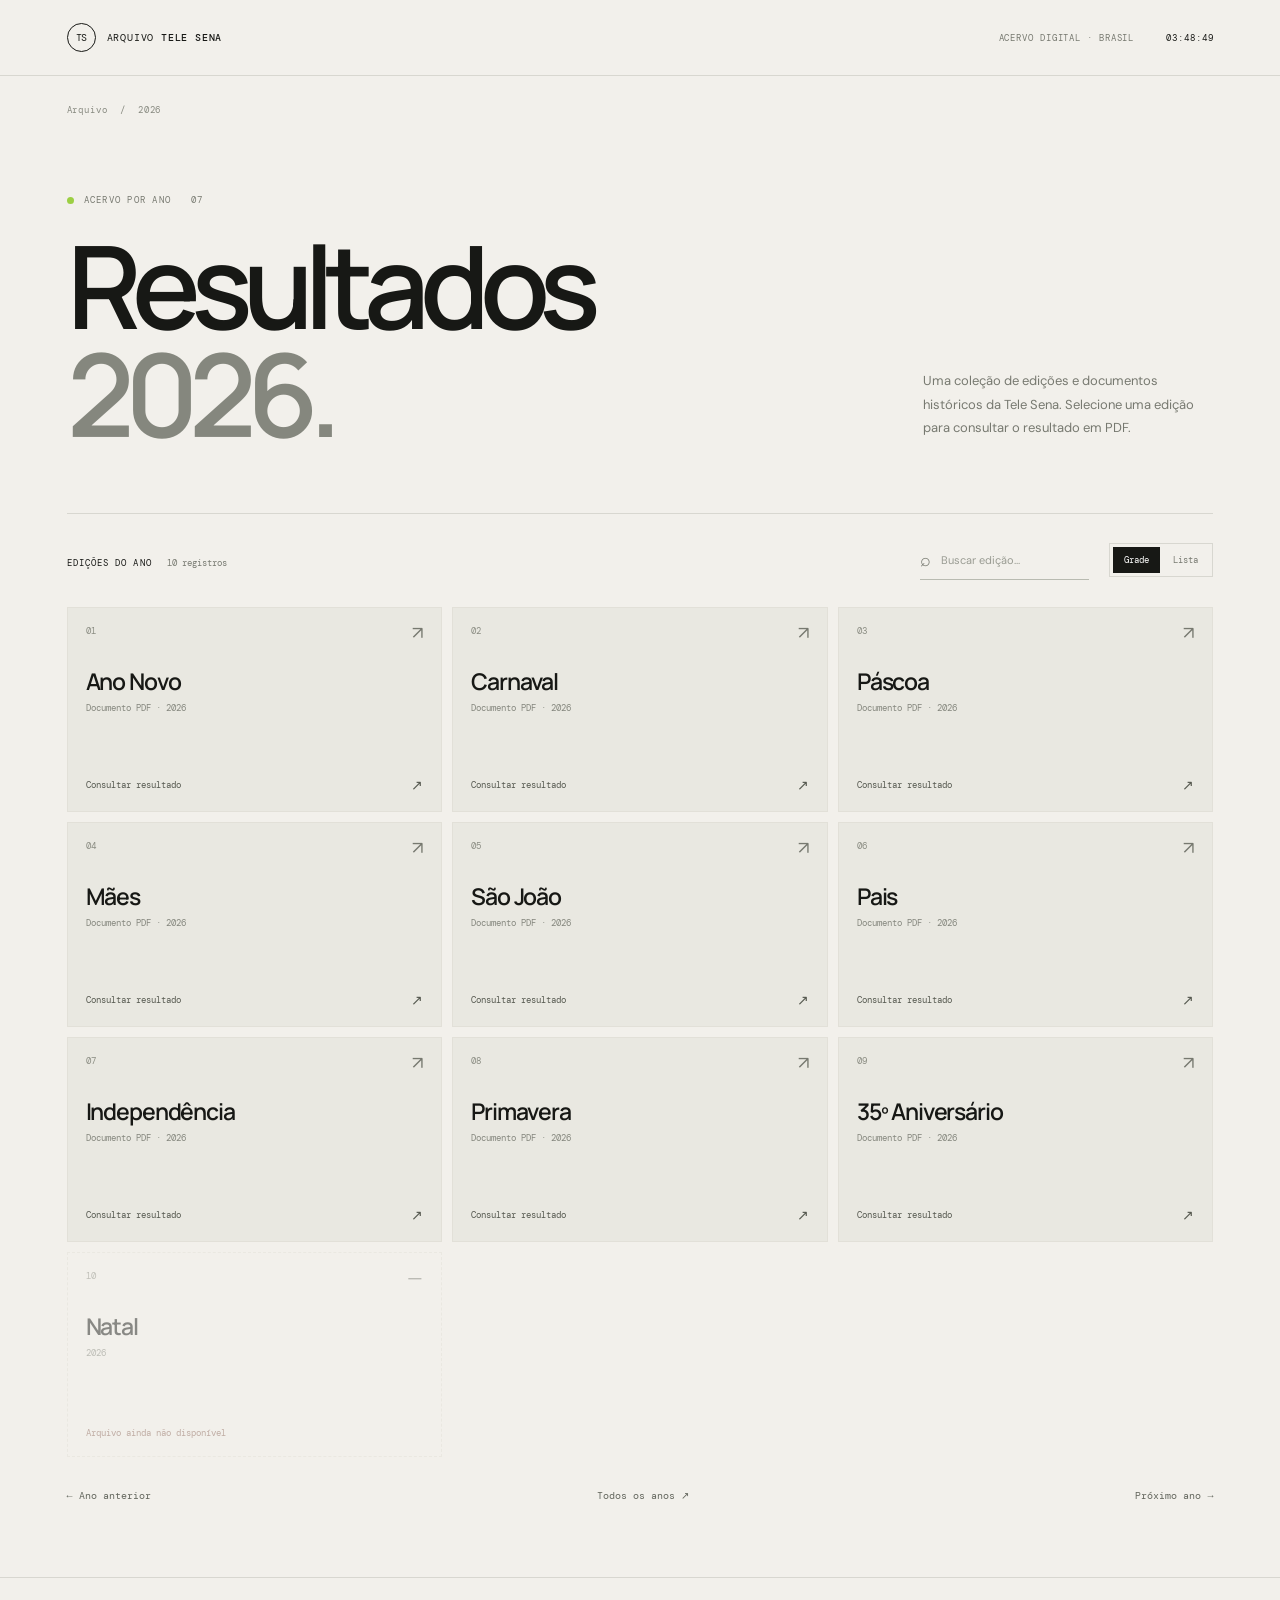
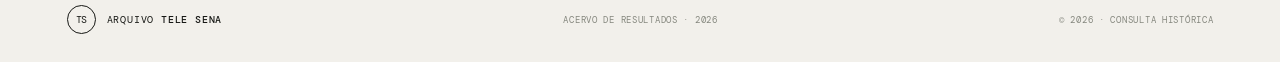
<file: 2026.html>
<!DOCTYPE html>
<html lang="pt-BR">
<head>
  <meta charset="UTF-8"><meta name="viewport" content="width=device-width, initial-scale=1.0">
  <meta name="theme-color" content="#f2f0eb"><meta name="description" content="Consulte os resultados históricos da Tele Sena de 2026 por edição.">
  <title>Resultados 2026 — Arquivo Tele Sena</title><link rel="preconnect" href="https://fonts.googleapis.com"><link rel="preconnect" href="https://fonts.gstatic.com" crossorigin>
  <link href="https://fonts.googleapis.com/css2?family=DM+Mono:wght@400;500&family=DM+Sans:wght@400;500;600;700&family=Manrope:wght@400;500;600;700;800&display=swap" rel="stylesheet">
  <link rel="stylesheet" href="styles.css"><script src="app.js" defer></script>
</head>
<body data-page="year">
  <div class="topline"><a class="brand" href="index.html"><span class="brand-mark">TS</span><span>ARQUIVO <b>TELE SENA</b></span></a><div class="top-meta"><span>ACERVO DIGITAL · BRASIL</span><span class="live-clock" data-clock>--:--:--</span></div><button class="menu-button" aria-label="Abrir menu" aria-expanded="false"><span></span><span></span></button></div>
  <main class="page-shell">
    <div class="breadcrumbs"><a href="index.html">Arquivo</a><span>/</span><span>2026</span></div>
    <section class="page-heading"><div><p class="eyebrow"><span class="eyebrow-dot"></span> ACERVO POR ANO <span class="eyebrow-line"></span> 07</p><h1>Resultados<br><em>2026.</em></h1></div><p class="intro">Uma coleção de edições e documentos históricos da Tele Sena. Selecione uma edição para consultar o resultado em PDF.</p></section>
    <div class="section-bar"><div><span class="section-kicker">EDIÇÕES DO ANO</span><span class="result-count">10 registros</span></div><div class="toolbar"><label class="search-box"><span>⌕</span><input type="search" placeholder="Buscar edição..." aria-label="Buscar edição"></label><div class="view-switch" role="group" aria-label="Modo de visualização"><button class="view-btn active" data-view="grid" aria-pressed="true">Grade</button><button class="view-btn" data-view="list" aria-pressed="false">Lista</button></div></div></div>
    <section class="work-grid" data-work-grid aria-label="Edições de 2026"><a class="work-card" href="2026/ano-novo.pdf" target="_blank" rel="noopener" data-name="ano novo">
                <span class="card-index">01</span><span class="card-symbol" aria-hidden="true">↗</span>
                <span class="card-title">Ano Novo</span><span class="card-meta">Documento PDF · 2026</span>
                <span class="card-action">Consultar resultado <span>↗</span></span>
            </a><a class="work-card" href="2026/carnaval.pdf" target="_blank" rel="noopener" data-name="carnaval">
                <span class="card-index">02</span><span class="card-symbol" aria-hidden="true">↗</span>
                <span class="card-title">Carnaval</span><span class="card-meta">Documento PDF · 2026</span>
                <span class="card-action">Consultar resultado <span>↗</span></span>
            </a><a class="work-card" href="2026/pascoa.pdf" target="_blank" rel="noopener" data-name="páscoa">
                <span class="card-index">03</span><span class="card-symbol" aria-hidden="true">↗</span>
                <span class="card-title">Páscoa</span><span class="card-meta">Documento PDF · 2026</span>
                <span class="card-action">Consultar resultado <span>↗</span></span>
            </a><a class="work-card" href="2026/maes.pdf" target="_blank" rel="noopener" data-name="mães">
                <span class="card-index">04</span><span class="card-symbol" aria-hidden="true">↗</span>
                <span class="card-title">Mães</span><span class="card-meta">Documento PDF · 2026</span>
                <span class="card-action">Consultar resultado <span>↗</span></span>
            </a><a class="work-card" href="2026/sao-joao.pdf" target="_blank" rel="noopener" data-name="são joão">
                <span class="card-index">05</span><span class="card-symbol" aria-hidden="true">↗</span>
                <span class="card-title">São João</span><span class="card-meta">Documento PDF · 2026</span>
                <span class="card-action">Consultar resultado <span>↗</span></span>
            </a><a class="work-card" href="2026/pais.pdf" target="_blank" rel="noopener" data-name="pais">
                <span class="card-index">06</span><span class="card-symbol" aria-hidden="true">↗</span>
                <span class="card-title">Pais</span><span class="card-meta">Documento PDF · 2026</span>
                <span class="card-action">Consultar resultado <span>↗</span></span>
            </a><a class="work-card" href="2026/independencia.pdf" target="_blank" rel="noopener" data-name="independência">
                <span class="card-index">07</span><span class="card-symbol" aria-hidden="true">↗</span>
                <span class="card-title">Independência</span><span class="card-meta">Documento PDF · 2026</span>
                <span class="card-action">Consultar resultado <span>↗</span></span>
            </a><a class="work-card" href="2026/primavera.pdf" target="_blank" rel="noopener" data-name="primavera">
                <span class="card-index">08</span><span class="card-symbol" aria-hidden="true">↗</span>
                <span class="card-title">Primavera</span><span class="card-meta">Documento PDF · 2026</span>
                <span class="card-action">Consultar resultado <span>↗</span></span>
            </a><a class="work-card" href="2026/aniversario.pdf" target="_blank" rel="noopener" data-name="35º aniversário">
                <span class="card-index">09</span><span class="card-symbol" aria-hidden="true">↗</span>
                <span class="card-title">35º Aniversário</span><span class="card-meta">Documento PDF · 2026</span>
                <span class="card-action">Consultar resultado <span>↗</span></span>
            </a><article class="work-card unavailable" data-name="natal">
                <span class="card-index">10</span><span class="card-symbol" aria-hidden="true">—</span>
                <span class="card-title">Natal</span><span class="card-meta">2026</span>
                <span class="card-action">Arquivo ainda não disponível</span>
            </article></section>
    <p class="empty-state" hidden>Nenhuma edição encontrada para sua busca.</p>
    <nav class="year-navigation" aria-label="Navegação entre anos"><a href="2025.html" >← Ano anterior</a><a href="index.html">Todos os anos <span>↗</span></a><a href="2027.html" >Próximo ano →</a></nav>
  </main>
  <footer class="site-footer"><a class="brand" href="index.html"><span class="brand-mark">TS</span><span>ARQUIVO <b>TELE SENA</b></span></a><span>ACERVO DE RESULTADOS · 2026</span><span>© 2026 · CONSULTA HISTÓRICA</span></footer>
</body></html>
</file>
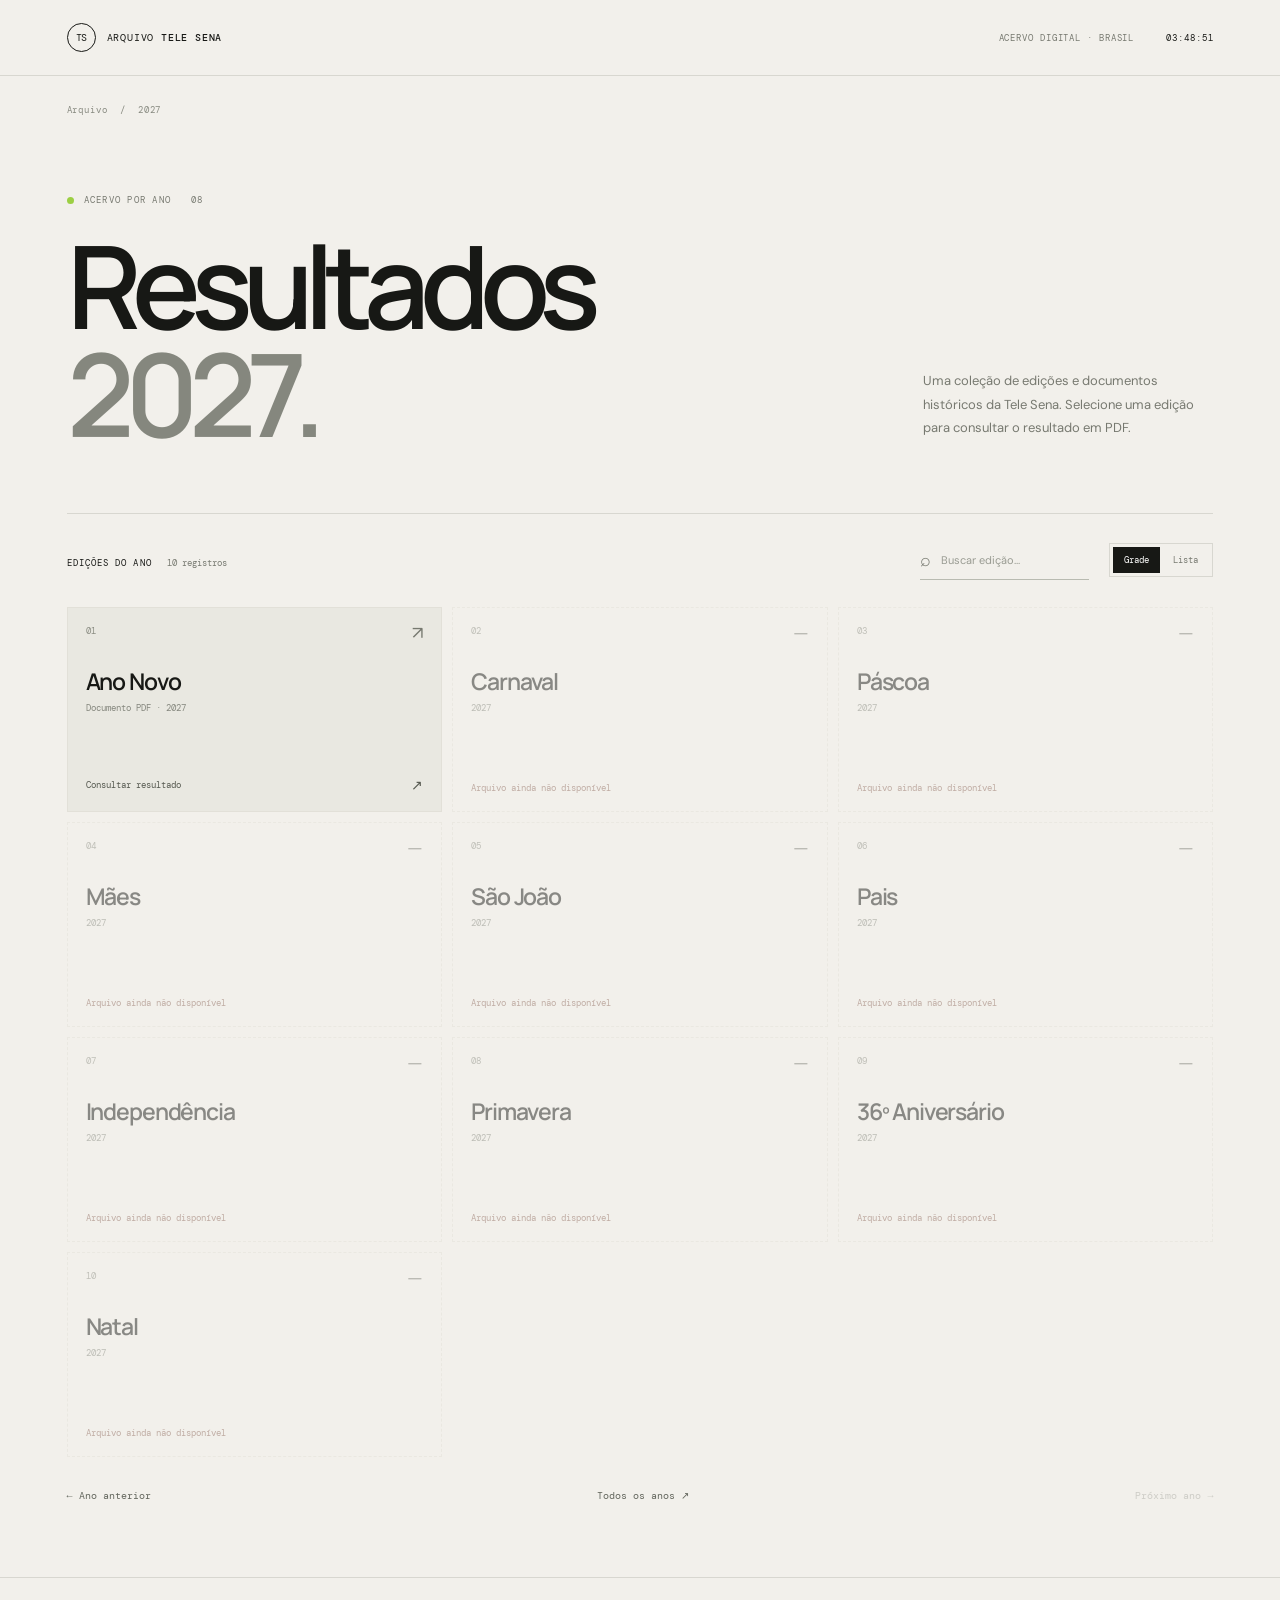
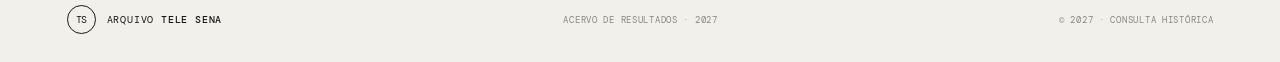
<file: 2027.html>
<!DOCTYPE html>
<html lang="pt-BR">
<head>
  <meta charset="UTF-8"><meta name="viewport" content="width=device-width, initial-scale=1.0">
  <meta name="theme-color" content="#f2f0eb"><meta name="description" content="Consulte os resultados históricos da Tele Sena de 2027 por edição.">
  <title>Resultados 2027 — Arquivo Tele Sena</title><link rel="preconnect" href="https://fonts.googleapis.com"><link rel="preconnect" href="https://fonts.gstatic.com" crossorigin>
  <link href="https://fonts.googleapis.com/css2?family=DM+Mono:wght@400;500&family=DM+Sans:wght@400;500;600;700&family=Manrope:wght@400;500;600;700;800&display=swap" rel="stylesheet">
  <link rel="stylesheet" href="styles.css"><script src="app.js" defer></script>
</head>
<body data-page="year">
  <div class="topline"><a class="brand" href="index.html"><span class="brand-mark">TS</span><span>ARQUIVO <b>TELE SENA</b></span></a><div class="top-meta"><span>ACERVO DIGITAL · BRASIL</span><span class="live-clock" data-clock>--:--:--</span></div><button class="menu-button" aria-label="Abrir menu" aria-expanded="false"><span></span><span></span></button></div>
  <main class="page-shell">
    <div class="breadcrumbs"><a href="index.html">Arquivo</a><span>/</span><span>2027</span></div>
    <section class="page-heading"><div><p class="eyebrow"><span class="eyebrow-dot"></span> ACERVO POR ANO <span class="eyebrow-line"></span> 08</p><h1>Resultados<br><em>2027.</em></h1></div><p class="intro">Uma coleção de edições e documentos históricos da Tele Sena. Selecione uma edição para consultar o resultado em PDF.</p></section>
    <div class="section-bar"><div><span class="section-kicker">EDIÇÕES DO ANO</span><span class="result-count">10 registros</span></div><div class="toolbar"><label class="search-box"><span>⌕</span><input type="search" placeholder="Buscar edição..." aria-label="Buscar edição"></label><div class="view-switch" role="group" aria-label="Modo de visualização"><button class="view-btn active" data-view="grid" aria-pressed="true">Grade</button><button class="view-btn" data-view="list" aria-pressed="false">Lista</button></div></div></div>
    <section class="work-grid" data-work-grid aria-label="Edições de 2027"><a class="work-card" href="2027/ano-novo.pdf" target="_blank" rel="noopener" data-name="ano novo">
                <span class="card-index">01</span><span class="card-symbol" aria-hidden="true">↗</span>
                <span class="card-title">Ano Novo</span><span class="card-meta">Documento PDF · 2027</span>
                <span class="card-action">Consultar resultado <span>↗</span></span>
            </a><article class="work-card unavailable" data-name="carnaval">
                <span class="card-index">02</span><span class="card-symbol" aria-hidden="true">—</span>
                <span class="card-title">Carnaval</span><span class="card-meta">2027</span>
                <span class="card-action">Arquivo ainda não disponível</span>
            </article><article class="work-card unavailable" data-name="páscoa">
                <span class="card-index">03</span><span class="card-symbol" aria-hidden="true">—</span>
                <span class="card-title">Páscoa</span><span class="card-meta">2027</span>
                <span class="card-action">Arquivo ainda não disponível</span>
            </article><article class="work-card unavailable" data-name="mães">
                <span class="card-index">04</span><span class="card-symbol" aria-hidden="true">—</span>
                <span class="card-title">Mães</span><span class="card-meta">2027</span>
                <span class="card-action">Arquivo ainda não disponível</span>
            </article><article class="work-card unavailable" data-name="são joão">
                <span class="card-index">05</span><span class="card-symbol" aria-hidden="true">—</span>
                <span class="card-title">São João</span><span class="card-meta">2027</span>
                <span class="card-action">Arquivo ainda não disponível</span>
            </article><article class="work-card unavailable" data-name="pais">
                <span class="card-index">06</span><span class="card-symbol" aria-hidden="true">—</span>
                <span class="card-title">Pais</span><span class="card-meta">2027</span>
                <span class="card-action">Arquivo ainda não disponível</span>
            </article><article class="work-card unavailable" data-name="independência">
                <span class="card-index">07</span><span class="card-symbol" aria-hidden="true">—</span>
                <span class="card-title">Independência</span><span class="card-meta">2027</span>
                <span class="card-action">Arquivo ainda não disponível</span>
            </article><article class="work-card unavailable" data-name="primavera">
                <span class="card-index">08</span><span class="card-symbol" aria-hidden="true">—</span>
                <span class="card-title">Primavera</span><span class="card-meta">2027</span>
                <span class="card-action">Arquivo ainda não disponível</span>
            </article><article class="work-card unavailable" data-name="36º aniversário">
                <span class="card-index">09</span><span class="card-symbol" aria-hidden="true">—</span>
                <span class="card-title">36º Aniversário</span><span class="card-meta">2027</span>
                <span class="card-action">Arquivo ainda não disponível</span>
            </article><article class="work-card unavailable" data-name="natal">
                <span class="card-index">10</span><span class="card-symbol" aria-hidden="true">—</span>
                <span class="card-title">Natal</span><span class="card-meta">2027</span>
                <span class="card-action">Arquivo ainda não disponível</span>
            </article></section>
    <p class="empty-state" hidden>Nenhuma edição encontrada para sua busca.</p>
    <nav class="year-navigation" aria-label="Navegação entre anos"><a href="2026.html" >← Ano anterior</a><a href="index.html">Todos os anos <span>↗</span></a><a href="2028.html" aria-disabled="true" tabindex="-1">Próximo ano →</a></nav>
  </main>
  <footer class="site-footer"><a class="brand" href="index.html"><span class="brand-mark">TS</span><span>ARQUIVO <b>TELE SENA</b></span></a><span>ACERVO DE RESULTADOS · 2027</span><span>© 2027 · CONSULTA HISTÓRICA</span></footer>
</body></html>
</file>
<file: styles.css>
:root{--paper:#f2f0eb;--ink:#171815;--muted:#777970;--line:#d8d7d0;--accent:#c5f36b;--mono:'DM Mono',monospace;--sans:'DM Sans',sans-serif;--display:'Manrope',sans-serif}*{box-sizing:border-box}html{scroll-behavior:smooth}body{margin:0;background:var(--paper);color:var(--ink);font-family:var(--sans);-webkit-font-smoothing:antialiased}a{color:inherit;text-decoration:none}.topline{height:76px;padding:0 5.2vw;border-bottom:1px solid var(--line);display:flex;align-items:center;justify-content:space-between}.brand{display:inline-flex;align-items:center;gap:11px;font:10px var(--mono);letter-spacing:.08em}.brand b{font-weight:500}.brand-mark{width:29px;height:29px;border:1px solid var(--ink);border-radius:50%;display:grid;place-items:center;font:10px var(--mono);letter-spacing:-.08em}.top-meta{display:flex;align-items:center;gap:32px;color:var(--muted);font:9px var(--mono);letter-spacing:.1em}.live-clock{color:var(--ink)}.menu-button{display:none;background:none;border:0}.page-shell{width:min(1440px,89.6vw);margin:0 auto}.home-shell{padding-top:80px}.hero{min-height:520px;display:grid;grid-template-columns:1.1fr .9fr;position:relative;border-bottom:1px solid var(--line);padding:28px 0 78px}.hero-copy{z-index:1}.eyebrow{font:9px var(--mono);letter-spacing:.14em;color:var(--muted);display:flex;align-items:center;gap:10px;margin:0 0 28px}.eyebrow-dot{width:7px;height:7px;border-radius:50%;background:#9ccf43;display:inline-block}.hero h1,.page-heading h1{font:600 clamp(64px,8.3vw,124px)/.94 var(--display);letter-spacing:-.085em;margin:0}.hero h1 em,.page-heading h1 em,.section-heading h2 em{font-style:normal;color:#85877e}.hero-description{max-width:390px;color:#666960;font-size:14px;line-height:1.8;margin:28px 0 25px}.text-link{font:10px var(--mono);letter-spacing:.1em;border-bottom:1px solid var(--ink);padding-bottom:9px;display:inline-flex;gap:25px}.text-link span{font-size:14px}.hero-art{position:relative;min-height:390px;display:grid;place-items:center}.hero-disc{width:min(300px,65%);aspect-ratio:1;border-radius:50%;background:#dfe4d3;display:flex;flex-direction:column;align-items:center;justify-content:center;position:relative;z-index:1;box-shadow:inset -18px -18px 40px #b9c0aa,inset 12px 12px 35px #f6f8ee}.hero-disc:before,.hero-disc:after{content:'';position:absolute;border:1px solid #b4bba8;border-radius:50%;inset:10%}.hero-disc:after{inset:20%}.hero-disc>span{font:800 clamp(65px,9vw,120px)/.9 var(--display);letter-spacing:-.12em}.hero-disc small{font:8px var(--mono);letter-spacing:.17em;text-align:center;margin-top:13px}.orbit{position:absolute;border:1px solid #d1d2c9;border-radius:50%;width:390px;height:160px;transform:rotate(-28deg)}.orbit-two{transform:rotate(55deg);width:360px;height:180px}.art-caption{position:absolute;right:3%;top:14%;font:9px/1.6 var(--mono);letter-spacing:.1em;color:var(--muted)}.art-cross{position:absolute;left:7%;bottom:13%;font-size:28px;color:#9ab85c}.hero-index{position:absolute;bottom:22px;left:0;right:0;display:flex;justify-content:space-between;color:#92948b;font:9px var(--mono);letter-spacing:.1em}.archive-section{padding:95px 0 90px}.section-heading{display:flex;justify-content:space-between;align-items:end;margin-bottom:36px}.section-heading .eyebrow{margin-bottom:16px}.section-heading h2{font:600 clamp(36px,5vw,64px)/1 var(--display);letter-spacing:-.07em;margin:0}.section-heading>p{font-size:12px;line-height:1.7;color:var(--muted);max-width:270px;margin:0 0 3px}.year-grid{display:grid;grid-template-columns:repeat(4,1fr);gap:12px}.year-card{min-height:220px;border:1px solid var(--line);padding:19px 20px 16px;display:flex;flex-direction:column;justify-content:space-between;transition:background .25s,border-color .25s,transform .25s}.year-card:hover{background:#e8e9df;border-color:#b9bcb0;transform:translateY(-3px)}.year-card.featured{background:var(--accent);border-color:var(--accent)}.year-card-top,.year-card-bottom{display:flex;justify-content:space-between;align-items:center;font:9px var(--mono);letter-spacing:.09em}.year-card-top{color:#72766a}.year-arrow{font-size:16px;color:var(--ink)}.year-number{font:600 clamp(54px,6vw,82px)/.9 var(--display);letter-spacing:-.09em}.year-card-bottom{border-top:1px solid #d2d3c9;padding-top:13px;color:#777970;letter-spacing:0}.featured .year-card-bottom{border-color:#a9ce61;color:#333c25}.year-link{color:var(--ink)}.note-strip{border-top:1px solid var(--line);border-bottom:1px solid var(--line);padding:25px 0;display:flex;align-items:center;gap:20px;margin-bottom:75px}.note-mark{font-size:25px}.note-strip p{font-size:12px;color:var(--muted);margin:0;flex:1}.note-strip p b{color:var(--ink);font-weight:600}.note-index{font:9px var(--mono);letter-spacing:.1em;color:var(--muted)}.breadcrumbs{display:flex;gap:12px;align-items:center;padding:28px 0;color:#888a80;font:9px var(--mono);letter-spacing:.1em}.breadcrumbs a:hover{color:var(--ink)}.page-heading{display:flex;justify-content:space-between;align-items:end;padding:50px 0 65px;border-bottom:1px solid var(--line)}.page-heading .eyebrow{margin-bottom:25px}.page-heading h1{font-size:clamp(66px,9vw,122px)}.intro{max-width:290px;font-size:13px;line-height:1.8;color:var(--muted);margin:0 0 8px}.section-bar{display:flex;align-items:center;justify-content:space-between;padding:27px 0}.section-kicker{font:9px var(--mono);letter-spacing:.12em}.result-count{font:9px var(--mono);color:var(--muted);margin-left:15px}.toolbar{display:flex;align-items:center;gap:20px}.search-box{display:flex;align-items:center;gap:8px;border-bottom:1px solid #b9bbb1;padding:7px 0}.search-box>span{font-size:18px;color:var(--muted)}.search-box input{width:150px;border:0;outline:0;background:transparent;font:11px var(--sans);color:var(--ink)}.search-box input::placeholder{color:#999b92}.view-switch{display:flex;border:1px solid var(--line);padding:3px;gap:2px}.view-btn{background:transparent;border:0;padding:7px 11px;color:var(--muted);font:9px var(--mono);cursor:pointer}.view-btn.active{background:var(--ink);color:white}.work-grid{display:grid;grid-template-columns:repeat(3,1fr);gap:10px}.work-card{position:relative;min-height:205px;background:#e9e8e1;border:1px solid #e2e0d8;padding:17px 18px;display:flex;flex-direction:column;align-items:flex-start;transition:background .2s,border-color .2s,transform .2s}.work-card[href]:hover{background:#e1e4d8;border-color:#c4c8b9;transform:translateY(-2px)}.card-index{font:9px var(--mono);color:#8a8c82}.card-symbol{position:absolute;right:18px;top:13px;font-size:18px;color:#777970}.card-title{font:600 23px/1.15 var(--display);letter-spacing:-.05em;margin-top:31px}.card-meta{font:9px var(--mono);color:#85877e;margin-top:8px}.card-action{margin-top:auto;padding-top:20px;width:100%;display:flex;justify-content:space-between;align-items:center;font:9px var(--mono);color:#55584f}.card-action span{font-size:14px}.work-card.unavailable{opacity:.48;background:transparent;border-style:dashed}.work-card.unavailable .card-action{color:#8b6558}.work-grid.list-view{grid-template-columns:1fr;gap:0}.work-grid.list-view .work-card{min-height:76px;display:grid;grid-template-columns:48px 1fr 1fr 180px;align-items:center;padding:15px 18px;border-width:0 0 1px;background:transparent}.work-grid.list-view .card-title{margin:0;font-size:17px}.work-grid.list-view .card-meta{margin:0}.work-grid.list-view .card-action{padding:0}.work-grid.list-view .card-symbol{right:18px;top:26px}.empty-state{padding:50px 0;text-align:center;color:var(--muted);font-size:13px}.year-navigation{display:flex;justify-content:space-between;padding:32px 0 75px;font:10px var(--mono);color:#62655c}.year-navigation a:hover{color:var(--ink)}.year-navigation a[aria-disabled="true"]{opacity:.25;pointer-events:none}.site-footer{min-height:85px;padding:20px 5.2vw;border-top:1px solid var(--line);display:flex;justify-content:space-between;align-items:center;color:#85877e;font:9px var(--mono);letter-spacing:.08em}.site-footer .brand{color:var(--ink)}
@media(max-width:900px){.year-grid{grid-template-columns:repeat(2,1fr)}.work-grid{grid-template-columns:repeat(2,1fr)}.hero{grid-template-columns:1fr .8fr}.hero-art{transform:scale(.85)}.page-heading{gap:30px}.intro{max-width:240px}}@media(max-width:620px){.topline{height:65px;padding:0 5vw}.top-meta span:first-child{display:none}.top-meta{margin-left:auto;margin-right:17px}.menu-button{display:flex;flex-direction:column;gap:5px;padding:8px}.menu-button span{width:19px;height:1px;background:var(--ink)}.page-shell{width:90vw}.home-shell{padding-top:42px}.hero{display:flex;flex-direction:column;min-height:unset;padding:25px 0 65px}.hero h1{font-size:clamp(62px,17vw,90px)}.hero-description{font-size:13px;max-width:330px}.hero-art{min-height:280px;transform:none;margin-top:15px}.hero-disc{width:205px}.orbit{width:280px;height:120px}.orbit-two{width:260px;height:130px}.art-caption{right:3%;top:9%}.hero-index{font-size:7px}.section-heading{display:block}.section-heading>p{margin-top:18px}.archive-section{padding:65px 0}.year-grid{gap:8px}.year-card{min-height:160px;padding:13px}.year-card-top,.year-card-bottom{font-size:8px}.year-number{font-size:54px}.year-card-bottom{display:block;line-height:1.8}.year-link{display:block}.note-strip{gap:12px;margin-bottom:50px}.note-strip p{font-size:11px}.note-index{display:none}.breadcrumbs{padding:22px 0}.page-heading{display:block;padding:30px 0 38px}.page-heading h1{font-size:clamp(68px,18vw,96px)}.intro{margin-top:25px;max-width:330px}.section-bar{align-items:flex-start;gap:18px;flex-direction:column}.toolbar{width:100%;justify-content:space-between}.search-box{flex:1}.search-box input{width:100%}.work-grid{grid-template-columns:1fr 1fr;gap:7px}.work-card{min-height:168px;padding:13px}.card-title{font-size:18px;margin-top:27px}.card-meta,.card-action{font-size:8px}.work-grid.list-view .work-card{grid-template-columns:30px 1fr 95px;gap:7px;min-height:70px;padding:12px 8px}.work-grid.list-view .card-meta{display:none}.work-grid.list-view .card-title{font-size:14px}.work-grid.list-view .card-action{font-size:8px}.work-grid.list-view .card-symbol{display:none}.year-navigation{font-size:8px;gap:10px}.site-footer{padding:20px 5vw;gap:12px;flex-wrap:wrap}.site-footer>span:nth-child(2){display:none}.site-footer>span:last-child{font-size:8px}}@media(prefers-reduced-motion:reduce){*{scroll-behavior:auto!important;transition:none!important}}
</file>
